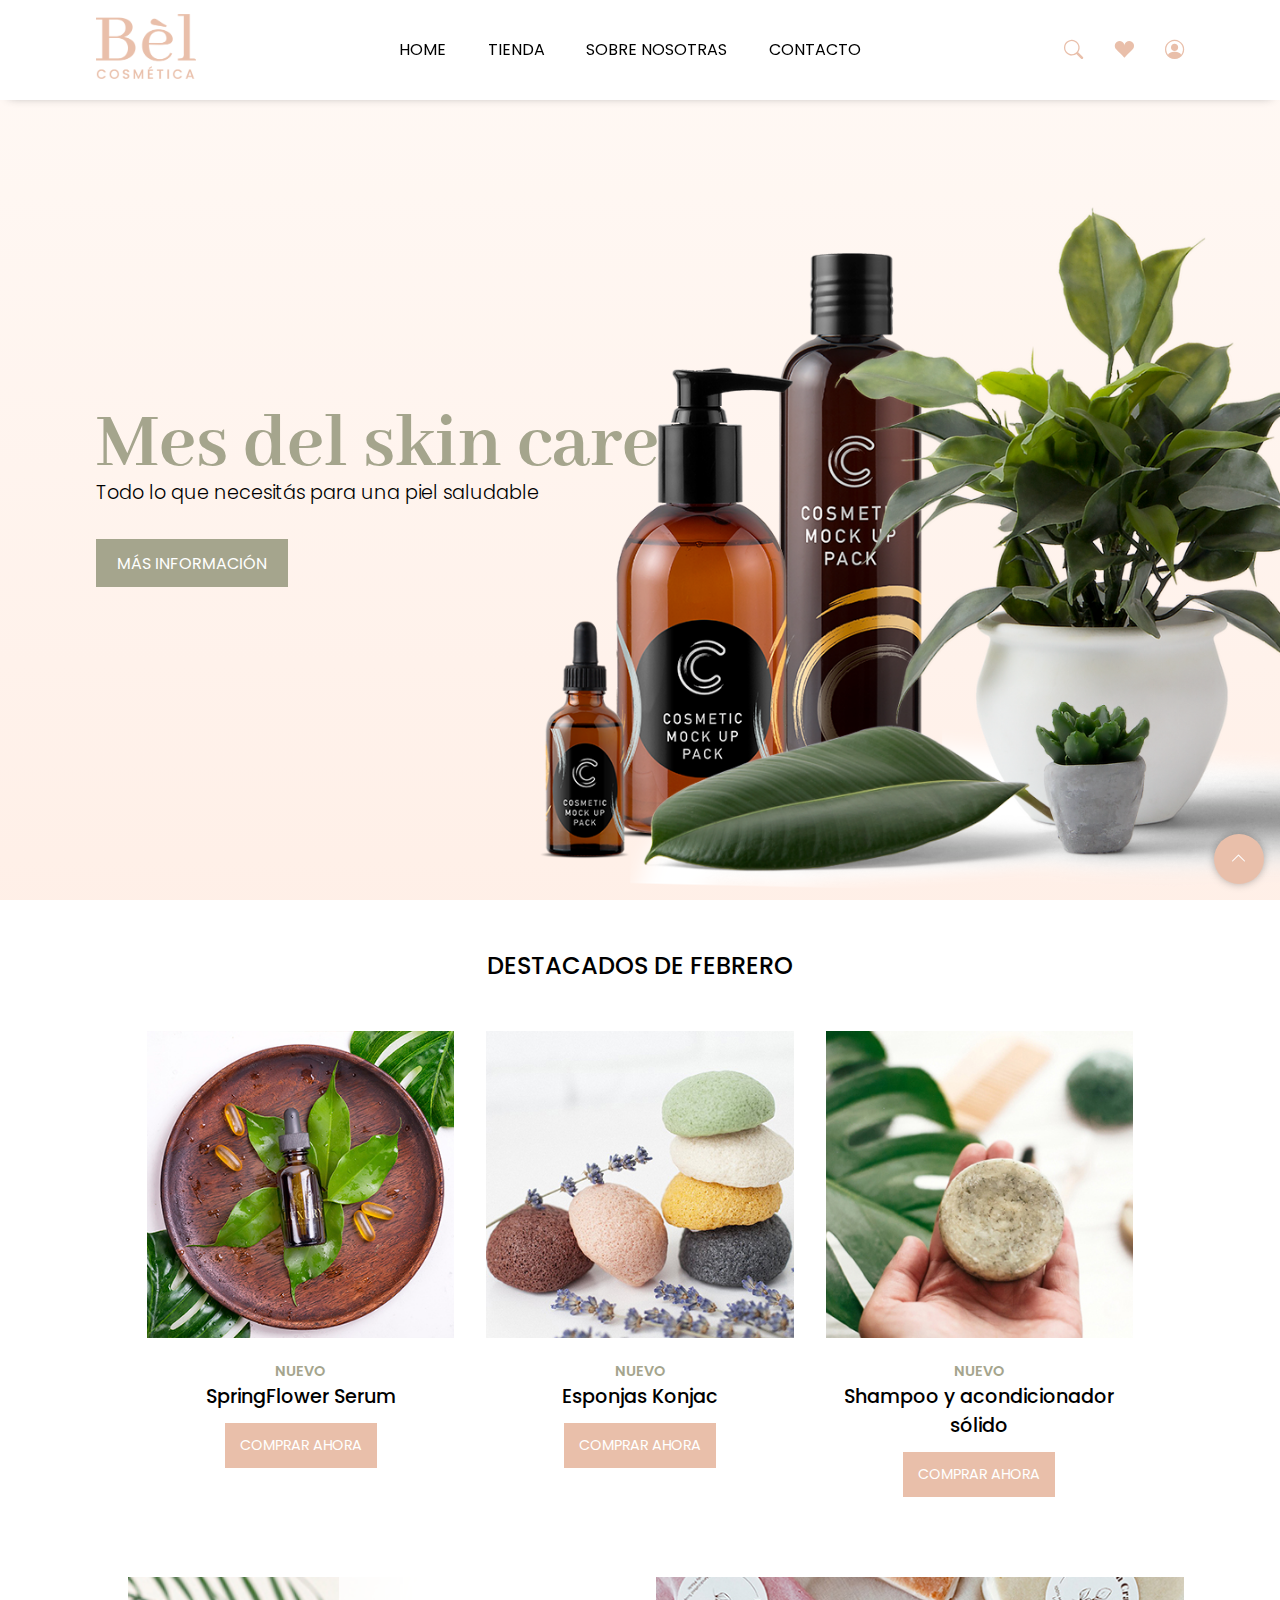
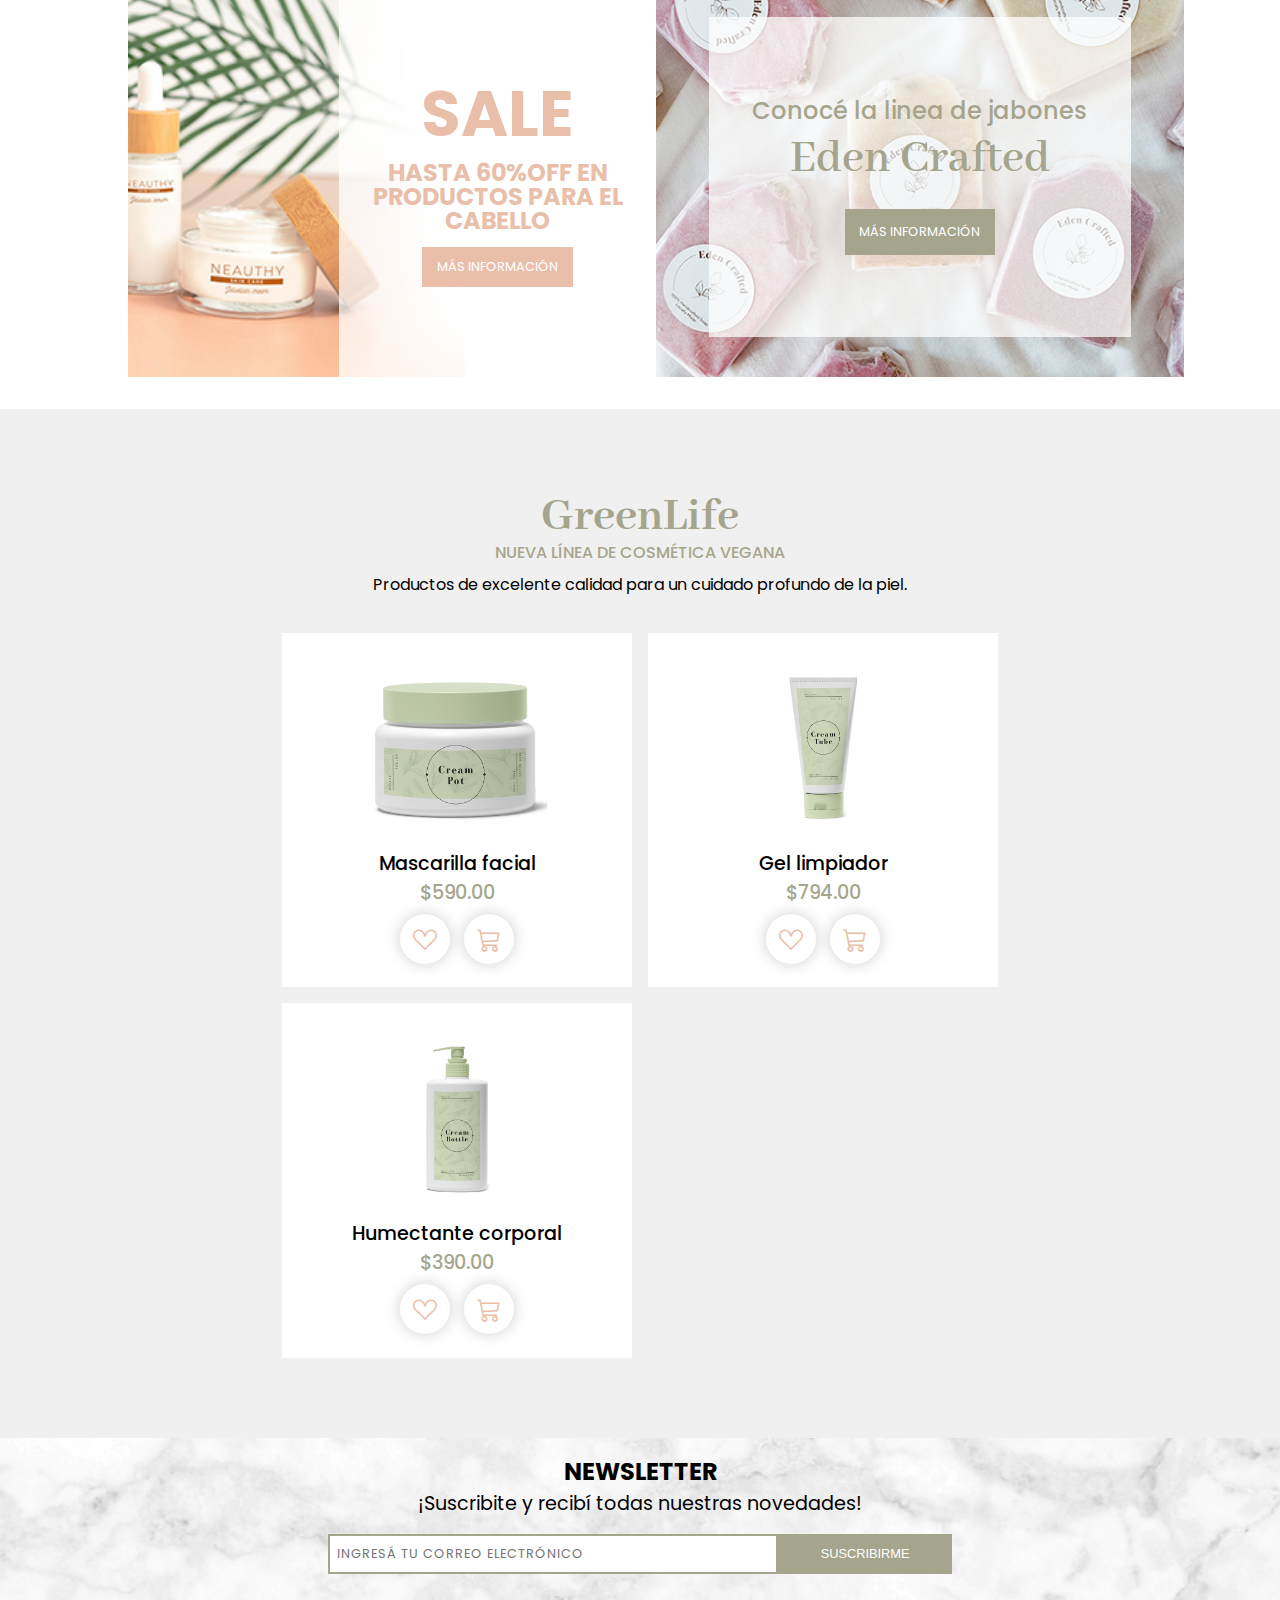
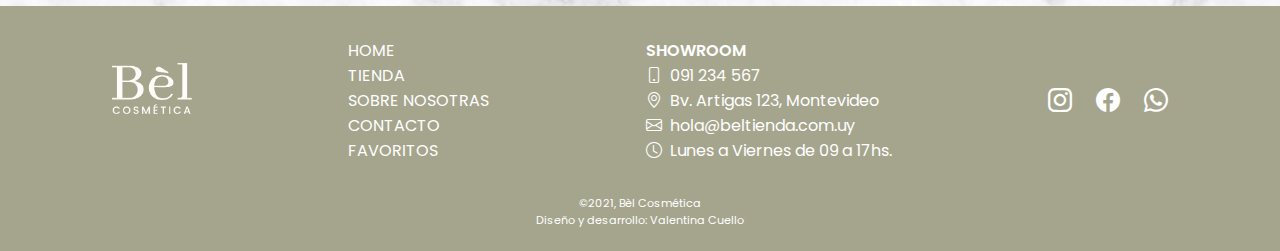
<file: index.html>
<!DOCTYPE html>
<html lang="es">
    <head>
        <meta charset="UTF-8">
        <meta name="viewport" content="width=device-width, initial-scale=1.0">
        <meta name="description" content="Somos una tienda enfocada en crear y vender productos para skin care, cuidado corporal y capilar. Siempre pensando que sean naturales y amigables con el medio ambiente">
        <meta name="keywords" content="skincare, skin care, mascarillas, uñas, piel, pelo, saludable, vegano, cosmética, cosmetica">
        <title>Bèl Cosmética - Home</title>   
        <link rel="icon" type="image/x-icon" href="img/favi.png"/>
        <!--Bootstrap Icon-->
        <link rel="stylesheet" href="https://cdn.jsdelivr.net/npm/bootstrap-icons@1.4.0/font/bootstrap-icons.css">
        <!--Animate animaciones-->
        <link rel="stylesheet" href="https://cdnjs.cloudflare.com/ajax/libs/animate.css/4.1.1/animate.min.css"/>
        <!--Tipografía-->
        <link href="https://fonts.googleapis.com/css2?family=Poppins:ital,wght@0,100;0,200;0,300;0,400;0,500;0,600;0,700;0,800;0,900;1,100;1,200;1,300;1,400;1,500;1,600;1,700;1,800;1,900&display=swap" rel="stylesheet">
        <!--Tipografía secundaria-->
        <link href="https://fonts.googleapis.com/css2?family=Abhaya+Libre:wght@400;500;600;700;800&display=swap" rel="stylesheet">
        <!--Mi css-->
        <link rel="stylesheet" type="text/css" href="css/style.css">             
    </head>
    <body>
        <header>
            <nav class="navbar">
                <div class="navbar__burgernav">
                    <span></span>
                    <span></span>
                    <span></span>
                </div>
                <a href="index.html" class="navbar__logo" ><img src="img/logo-bel.png" alt="logoBelCosmetica"></a>
                <ul class="navbar__menu">
                    <li><a href="index.html">Home</a></li>
                    <li><a href="tienda.html">Tienda</a></li>
                    <li><a href="sobrenosotros.html">Sobre nosotras</a></li>
                    <li><a href="contacto.html">Contacto</a></li>
                </ul>    
                <ul class="navbar__icons">
                    <li><a href="#"><i class="bi bi-search" id="searchIcon"></i></a></li>
                    <li> <a href="favoritos.html"><i class="bi bi-suit-heart-fill"></i></a></li>
                    <li><a href="tienda.html"><i class="bi bi-person-circle"></i></a></li>    
                </ul>
            </nav>
            <div class="buscador">
                <input type="text" name="" id="" placeholder="Buscar en la tienda" class="buscador__input">
                    <div class="cerrar-btn">
                        <i class="bi bi-x" id="cerrarBtnBuscador"></i>
                    </div>                
            </div>
        </header>
    
        <main>
            <section class="hero" id="grilla">
                <div class="hero__bg-img">
                    <div class="hero__txt">
                        <h1 class="principal animate__animated animate__fadeInDown">Mes del skin care</h1>
                        <p class="texto animate__animated animate__fadeInDown ">Todo lo que necesitás para una piel
                            saludable</p>
                        <a class="cta-btn animate__animated animate__fadeInDown" href="#">Más información</a>
                    </div>
                </div>
            </section>
    
            <section class="destacados">
                <div class="grid-container">
                    <h2>Destacados de febrero</h2>
                    <div class="grid-item">
                        <div class="grid-item__img">
                            <img src="img/destacado-serum.jpg" alt="Serum">
                        </div>
                        <p>
                            <span> Nuevo </span>
                            SpringFlower Serum
                        </p>
                        <a href="#">Comprar Ahora</a>
                    </div>
                    <div class="grid-item">
                        <div class="grid-item__img">
                            <img src="img/destacado-konjac.jpg" alt="Esponjas Konjac">
                        </div>
                        <p>
                            <span> Nuevo </span>
                            Esponjas Konjac
                        </p>
                        <a href="#">Comprar Ahora</a>
                    </div>
                    <div class="grid-item">
                        <div class="grid-item__img">
                            <img src="img/destacado-shampoo.jpg" alt="Shampoo y acondicionador sólido">
                        </div>
                        <p>
                            <span> Nuevo </span>
                            Shampoo y acondicionador sólido
                        </p>
                        <a href="#">Comprar Ahora</a>
                    </div>
                </div>
            </section>

            <section class="ofertas">
                    <div class="oferta-ppal">
                        <h2>Sale<span> Hasta 60%OFF en productos para el cabello</span><a href="#"> Más información</a></h2>    
                        <img src="img/sale-img.jpg" alt="Productos en descuento">
                    </div>    
                    <div class="oferta-sec">
                        <h2>Conocé la linea de jabones<span>Eden Crafted</span> <a href="#"> Más información</a></h2>
                        <img src="img/sale-2.jpg" alt="Jabones Eden Crafted">
                    </div>
            </section>
            
            <section class="nuevalinea">
                <div class="nuevalinea__grid-container">
                    <h2> 
                        GreenLife<span>Nueva línea de cosmética vegana</span>
                    </h2>                
                    <p> Productos de excelente calidad para un cuidado profundo de la piel.</p>
        
                    <div>
                        <a href="#"><img src="img/green-life (1).png" alt="Mascarilla facial"></a>
                        <h6>Mascarilla facial
                            <span>$590.00</span>
                        </h6>  
                        <div class="icon-action">
                            <a href="#" class="fav">
                                <i class="bi bi-suit-heart"></i>
                            </a>
                            <a href="#" class="cart">
                                <i class="bi bi-cart3"></i>
                            </a>
                        </div>                  
                    </div>
        
                    <div>
                        <a href="#"><img src="img/green-life (2).png" alt="Gel limpiador"></a>
                        <h6>Gel limpiador
                            <span>$794.00</span>
                        </h6>
                        <div class="icon-action">
                            <a href="#" class="fav">
                                <i class="bi bi-suit-heart"></i>
                            </a>
                            <a href="#" class="cart">
                                <i class="bi bi-cart3"></i>
                            </a>
                        </div>
                    </div>
        
                    <div>
                        <a href="#"><img src="img/green-life (3).png" alt="Humectante corporal"></a>
                        <h6>Humectante corporal
                            <span>$390.00</span>
                        </h6>
                        <div class="icon-action">
                            <a href="#" class="fav">
                                <i class="bi bi-suit-heart"></i>
                            </a>
                            <a href="#" class="cart">
                                <i class="bi bi-cart3"></i>
                            </a>
                        </div>
                    </div>
                </div>
            </section>    
        </main>    

    
        <footer>                
            <section class="newsletter">
                    <h4>Newsletter <span>¡Suscribite y recibí todas nuestras novedades!</span></h4>
                    <form class="newsletter__form">
                        <input type="email" placeholder="Ingresá tu correo electrónico">
                        <button type="button">Suscribirme</button>
                    </form>
            </section>

            <div class="info">
                <a href="index.html"><img src="img/logo-bel_negativo.png" alt="Logo de Bel Cosmética"></a>
                <ul class="footer__nav-links">
                    <li><a href="index.html">Home</a></li>
                    <li><a href="tienda.html">Tienda</a></li>
                    <li><a href="sobrenosotros.html">Sobre Nosotras</a></li>
                    <li><a href="contacto.html">Contacto</a></li>
                    <li><a href="favoritos.html">Favoritos</a></li>
                </ul>

                <ul class="info__links">
                    <li>Showroom</li>
                    <li>
                        <a href="#">
                            <i class="bi bi-phone"></i>
                            091 234 567
                        </a>
                    </li>
                    <li>
                        <a href="#">
                            <i class="bi bi-geo-alt"></i>
                            Bv. Artigas 123, Montevideo
                        </a>
                    </li>
                    <li>
                        <a href="#">
                            <i class="bi bi-envelope"></i>
                            hola@beltienda.com.uy
                        </a>
                    </li>
                    <li>
                        <a href="#">
                            <i class="bi bi-clock"></i>
                            Lunes a Viernes de 09 a 17hs.
                        </a>
                    </li>
                </ul>

                <div class="rrss-icon">
                    <a href="www.instagram.com" target="_blank"><i class="bi bi-instagram"></i></a>
                    <a href="www.facebook.com" target="_blank"><i class="bi bi-facebook"></i></a>
                    <a href="https://api.whatsapp.com/send?phone=" target="_blank"><i class="bi bi-whatsapp"></i></a>
                </div>
            </div>
            <div class="copyright">
                <p>©2021, Bèl Cosmética <span>Diseño y desarrollo: Valentina Cuello</span></p>
            </div>
        </footer>
        <div id="topBtn">
            <i class="bi bi-chevron-up"></i>
        </div>
        <!--Mi JS-->
        <script src="js/js.js"></script>   
    </body>
</html>
</file>
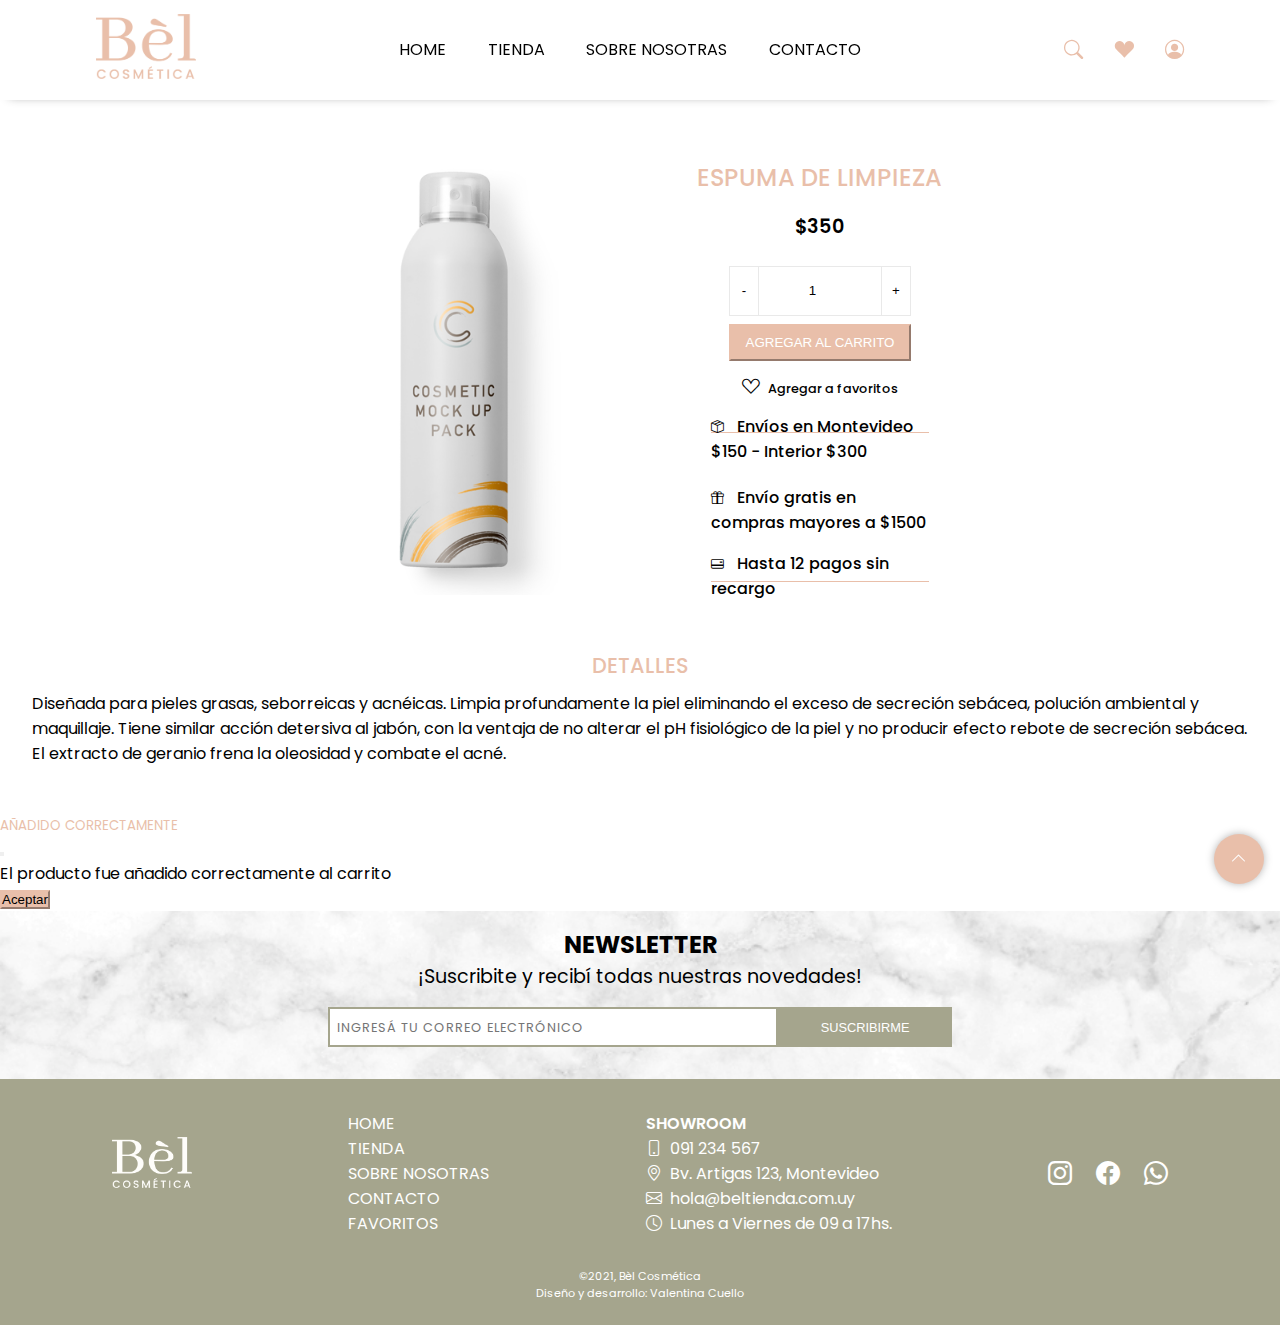
<file: producto.html>
<!DOCTYPE html>
<html lang="en">
  <head>
        <meta charset="UTF-8">
        <meta name="viewport" content="width=device-width, initial-scale=1.0">
        <meta name="description" content="Somos una tienda enfocada en crear y vender productos para skin care, cuidado corporal y capilar. Siempre pensando que sean naturales y amigables con el medio ambiente">
        <meta name="keywords" content="skincare, skin care, mascarillas, uñas, piel, pelo, saludable, vegano, cosmética, cosmetica">
        <title>Bèl Cosmética - Detalle producto</title>    
        <link rel="icon" type="image/x-icon" href="img/favi.png"/>    
        <!--Animate animaciones-->
        <link rel="stylesheet" href="https://cdnjs.cloudflare.com/ajax/libs/animate.css/4.1.1/animate.min.css"/>
        <!--Bootstrap-->
        <link href="https://cdn.jsdelivr.net/npm/bootstrap@5.0.0-beta2/dist/css/bootstrap.min.css" rel="stylesheet" integrity="sha384-BmbxuPwQa2lc/FVzBcNJ7UAyJxM6wuqIj61tLrc4wSX0szH/Ev+nYRRuWlolflfl" crossorigin="anonymous">
        <!--Bootstrap Icon-->
        <link rel="stylesheet" href="https://cdn.jsdelivr.net/npm/bootstrap-icons@1.4.0/font/bootstrap-icons.css">
        <!--Tipografía-->
        <link href="https://fonts.googleapis.com/css2?family=Poppins:ital,wght@0,100;0,200;0,300;0,400;0,500;0,600;0,700;0,800;0,900;1,100;1,200;1,300;1,400;1,500;1,600;1,700;1,800;1,900&display=swap" rel="stylesheet">
        <!--Tipografía secundaria-->
        <link href="https://fonts.googleapis.com/css2?family=Abhaya+Libre:wght@400;500;600;700;800&display=swap" rel="stylesheet">
        <!--Mi css-->
        <link rel="stylesheet" type="text/css" href="css/style.css" rel="stylesheet">        
    </head>
    <body>
            <header>
            <nav class="navbar">
                <div class="navbar__burgernav">
                    <span></span>
                    <span></span>
                    <span></span>
                </div>
                <a href="index.html" class="navbar__logo" ><img src="img/logo-bel.png" alt="logoBelCosmetica"></a>
                <ul class="navbar__menu">
                    <li><a href="index.html">Home</a></li>
                    <li><a href="tienda.html">Tienda</a></li>
                    <li><a href="sobrenosotros.html">Sobre nosotras</a></li>
                    <li><a href="contacto.html">Contacto</a></li>
                </ul>    
                <ul class="navbar__icons">
                    <li><a href="#"><i class="bi bi-search" id="searchIcon"></i></a></li>
                    <li> <a href="favoritos.html"><i class="bi bi-suit-heart-fill"></i></a></li>
                    <li><a href="tienda.html"><i class="bi bi-person-circle"></i></a></li>    
                </ul>
            </nav>
            <div class="buscador">
                <input type="text" name="" id="" placeholder="Buscar en la tienda" class="buscador__input">
                    <div class="cerrar-btn">
                        <i class="bi bi-x" id="cerrarBtnBuscador"></i>
                    </div>                
            </div>
            </header>

            <main>
                <section class="producto__wrapper">
                    <div class="container">
                        <div class="row">
                            <div class="col-sm img-producto">
                                <img src="img/item-1.png" alt="">
                            </div>
                            <div class="col-sm header-producto">
                                <h1>Espuma de limpieza</h1>
                                <p>$350</p>
                                <form action="">
                                    <div class="input-cantidad">
                                        <input type="button" value="-">
                                        <input type="number" value="1">
                                        <input type="button" value="+">
                                    </div>
                                    <button type="button" class="btn" data-bs-toggle="modal" data-bs-target="#staticBackdrop">Agregar al carrito</button>
                                </form>
                                <p><i class="bi bi-suit-heart"></i>Agregar a favoritos</p>
                                <div class="shipping">
                                    <p><i class="bi bi-box-seam"></i>Envíos en Montevideo $150 - Interior $300</p>
                                    <p><i class="bi bi-gift"></i>Envío gratis en compras mayores a $1500</p>
                                    <p><i class="bi bi-credit-card-2-back"></i>Hasta 12 pagos sin recargo</p>
                                </div>                                       
                            </div>
                        </div>
                        <div class="row">
                            <div class="col-sm detalles-producto">
                                <p>Detalles</p>
                                <p>Diseñada para pieles grasas, seborreicas y acnéicas.
                                Limpia profundamente la piel eliminando el exceso de secreción sebácea, polución ambiental y maquillaje.                        
                                Tiene similar acción detersiva al jabón, con la ventaja de no alterar el pH fisiológico de la piel y no producir efecto rebote de secreción sebácea. El extracto de geranio frena la oleosidad y combate el acné.</p>
                            </div>
                        </div>
                    </div>
                </section>
            </main>
            <!-- Modal -->
            <div class="modal fade" id="staticBackdrop" data-bs-backdrop="static" data-bs-keyboard="false" tabindex="-1" aria-labelledby="staticBackdropLabel" aria-hidden="true">
                <div class="modal-dialog">
                    <div class="modal-content">
                        <div class="modal-header">
                            <h5 class="modal-title" id="staticBackdropLabel">Añadido correctamente</h5>
                            <button type="button" class="btn-close" data-bs-dismiss="modal" aria-label="Close" id="btnCloseModal"></button>
                        </div>
                        <div class="modal-body">
                            <p>El producto fue añadido correctamente al carrito</p>
                        </div>
                        <div class="modal-footer">
                            <button type="button" class="btn btn-primary" data-bs-dismiss="modal">Aceptar</button>
                        </div>
                    </div>
                </div>
            </div> 
            
            <footer>                
            <section class="newsletter">
                    <h4>Newsletter <span>¡Suscribite y recibí todas nuestras novedades!</span></h4>
                    <form class="newsletter__form">
                        <input type="email" placeholder="Ingresá tu correo electrónico">
                        <button type="button">Suscribirme</button>
                    </form>
            </section>

            <div class="info">
                <a href="index.html"><img src="img/logo-bel_negativo.png" alt="Logo de Bel Cosmética"></a>
                <ul class="footer__nav-links">
                    <li><a href="index.html">Home</a></li>
                    <li><a href="tienda.html">Tienda</a></li>
                    <li><a href="sobrenosotros.html">Sobre Nosotras</a></li>
                    <li><a href="contacto.html">Contacto</a></li>
                    <li><a href="favoritos.html">Favoritos</a></li>
                </ul>

                <ul class="info__links">
                    <li>Showroom</li>
                    <li>
                        <a href="#">
                            <i class="bi bi-phone"></i>
                            091 234 567
                        </a>
                    </li>
                    <li>
                        <a href="#">
                            <i class="bi bi-geo-alt"></i>
                            Bv. Artigas 123, Montevideo
                        </a>
                    </li>
                    <li>
                        <a href="#">
                            <i class="bi bi-envelope"></i>
                            hola@beltienda.com.uy
                        </a>
                    </li>
                    <li>
                        <a href="#">
                            <i class="bi bi-clock"></i>
                            Lunes a Viernes de 09 a 17hs.
                        </a>
                    </li>
                </ul>

                <div class="rrss-icon">
                    <a href="www.instagram.com" target="_blank"><i class="bi bi-instagram"></i></a>
                    <a href="www.facebook.com" target="_blank"><i class="bi bi-facebook"></i></a>
                    <a href="https://api.whatsapp.com/send?phone=" target="_blank"><i class="bi bi-whatsapp"></i></a>
                </div>
            </div>
            <div class="copyright">
                <p>©2021, Bèl Cosmética <span>Diseño y desarrollo: Valentina Cuello</span></p>
            </div>
            </footer>
            <div id="topBtn">
                <i class="bi bi-chevron-up"></i>
            </div>
        <!--Js Bootstrap-->
        <script src="https://cdn.jsdelivr.net/npm/bootstrap@5.0.0-beta2/dist/js/bootstrap.bundle.min.js"
            integrity="sha384-b5kHyXgcpbZJO/tY9Ul7kGkf1S0CWuKcCD38l8YkeH8z8QjE0GmW1gYU5S9FOnJ0"
            crossorigin="anonymous"></script>
        <!--Mi JS-->
        <script src="js/js.js" type="text/javascript"></script>
    </body>
</html>
</file>
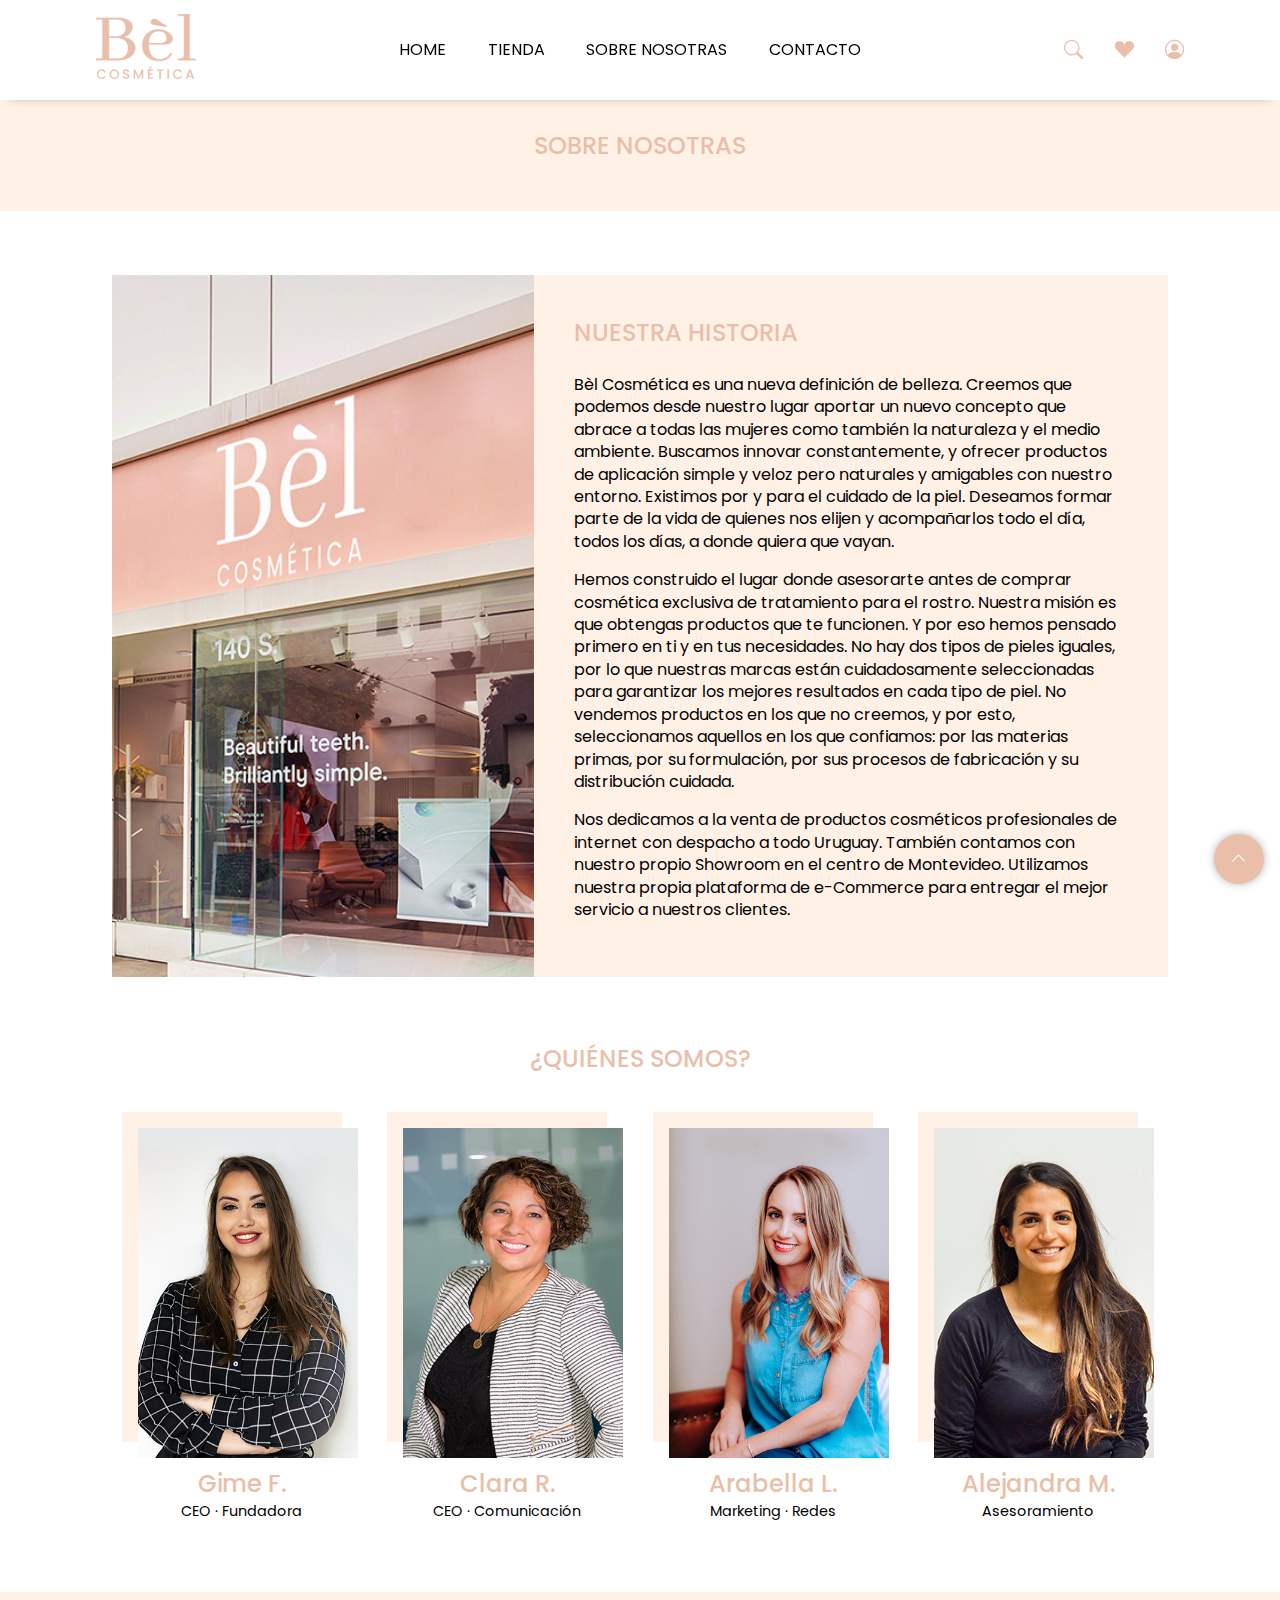
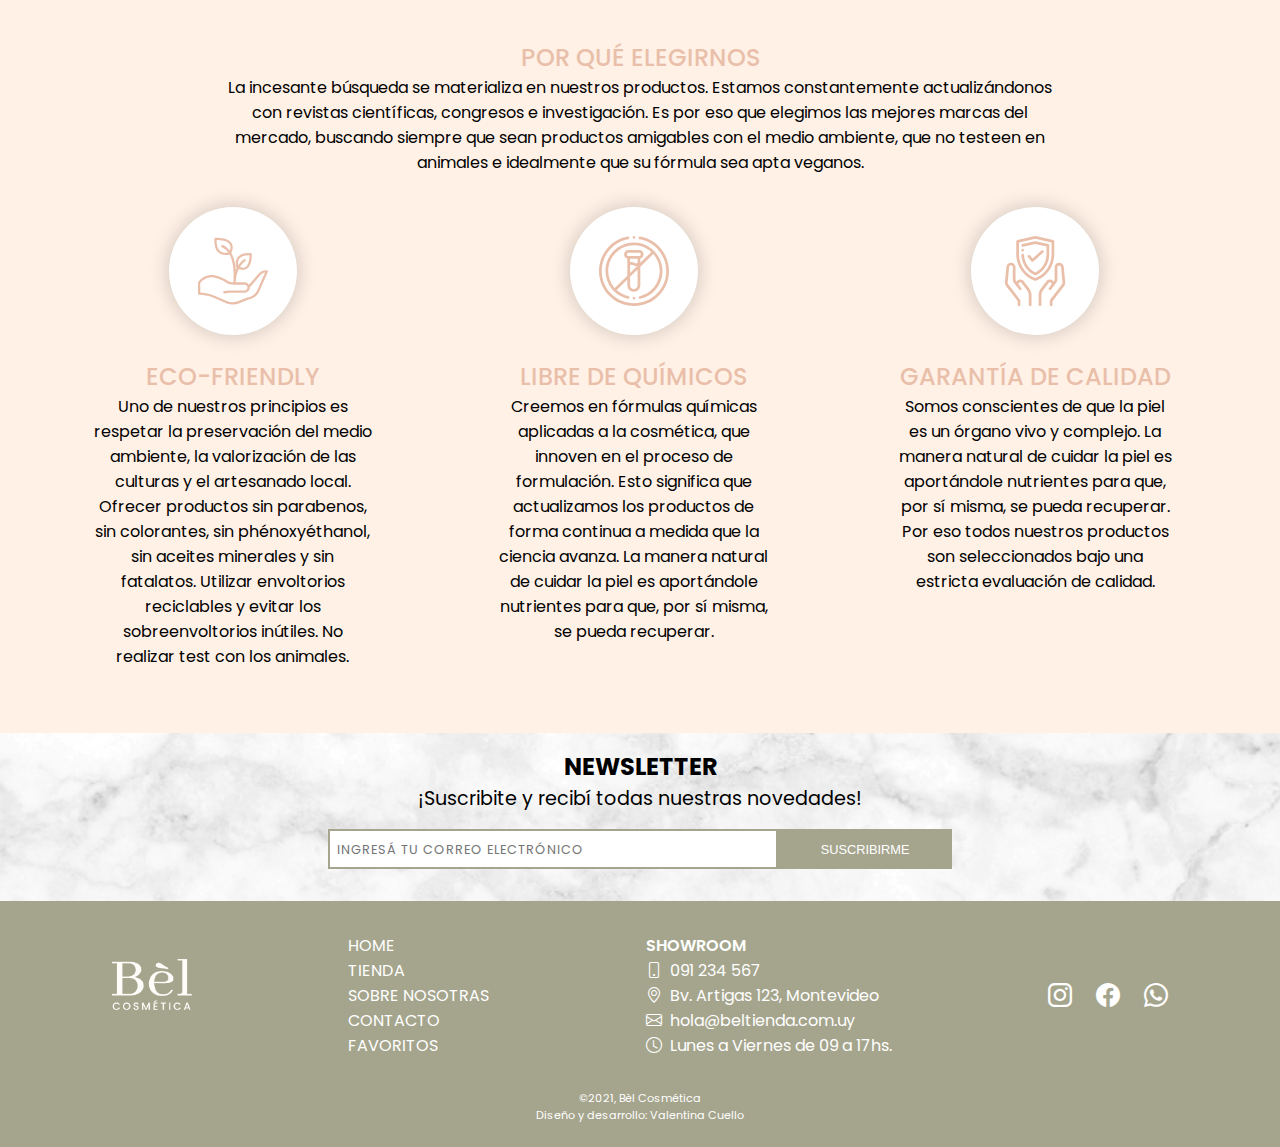
<file: sobrenosotros.html>
<!DOCTYPE html>
<html lang="es">
  <head>
    <meta charset="UTF-8" />
    <meta name="viewport" content="width=device-width, initial-scale=1.0" />
    <meta
      name="description"
      content="Somos una tienda enfocada en crear y vender productos para skin care, cuidado corporal y capilar. Siempre pensando que sean naturales y amigables con el medio ambiente"
    />
    <meta
      name="keywords"
      content="skincare, skin care, mascarillas, uñas, piel, pelo, saludable, vegano, cosmética, cosmetica"
    />
    <title>Bèl Cosmética - Sobre nosotras</title>
    <link rel="icon" type="image/x-icon" href="img/favi.png" />
    <!--Bootstrap Icon-->
    <link
      rel="stylesheet"
      href="https://cdn.jsdelivr.net/npm/bootstrap-icons@1.4.0/font/bootstrap-icons.css"
    />
    <!--Animate animaciones-->
    <link
      rel="stylesheet"
      href="https://cdnjs.cloudflare.com/ajax/libs/animate.css/4.1.1/animate.min.css"
    />
    <!--Tipografía-->
    <link
      href="https://fonts.googleapis.com/css2?family=Poppins:ital,wght@0,100;0,200;0,300;0,400;0,500;0,600;0,700;0,800;0,900;1,100;1,200;1,300;1,400;1,500;1,600;1,700;1,800;1,900&display=swap"
      rel="stylesheet"
    />
    <!--Animaciones CSS-->
    <!--Tipografía secundaria-->
    <link
      href="https://fonts.googleapis.com/css2?family=Abhaya+Libre:wght@400;500;600;700;800&display=swap"
      rel="stylesheet"
    />
    <!--Mi css-->
    <link rel="stylesheet" type="text/css" href="css/style.css" />
  </head>
  <body>
    <header>
      <nav class="navbar">
        <div class="navbar__burgernav">
          <span></span>
          <span></span>
          <span></span>
        </div>
        <a href="index.html" class="navbar__logo"
          ><img src="img/logo-bel.png" alt="logoBelCosmetica"
        /></a>
        <ul class="navbar__menu">
          <li><a href="index.html">Home</a></li>
          <li><a href="tienda.html">Tienda</a></li>
          <li><a href="sobrenosotros.html">Sobre nosotras</a></li>
          <li><a href="contacto.html">Contacto</a></li>
        </ul>
        <ul class="navbar__icons">
          <li>
            <a href="#"><i class="bi bi-search" id="searchIcon"></i></a>
          </li>
          <li>
            <a href="favoritos.html"><i class="bi bi-suit-heart-fill"></i></a>
          </li>
          <li>
            <a href="tienda.html"><i class="bi bi-person-circle"></i></a>
          </li>
        </ul>
      </nav>
      <div class="buscador">
        <input
          type="text"
          name=""
          id=""
          placeholder="Buscar en la tienda"
          class="buscador__input"
        />
        <div class="cerrar-btn">
          <i class="bi bi-x" id="cerrarBtnBuscador"></i>
        </div>
      </div>
    </header>

    <main>
      <section class="about">
        <div class="header">
          <h1>Sobre nosotras</h1>
        </div>
        <article class="historia">
          <img
            src="img/store_mobile.jpg"
            alt="Fotografía de la fachada del showroom"
          />
          <div class="historia-txt">
            <h3>Nuestra historia</h3>
            <p class="txt-p">
              <span
                >Bèl Cosmética es una nueva definición de belleza. Creemos que
                podemos desde nuestro lugar aportar un nuevo concepto que abrace
                a todas las mujeres como también la naturaleza y el medio
                ambiente. Buscamos innovar constantemente, y ofrecer productos
                de aplicación simple y veloz pero naturales y amigables con
                nuestro entorno. Existimos por y para el cuidado de la piel.
                Deseamos formar parte de la vida de quienes nos elijen y
                acompañarlos todo el día, todos los días, a donde quiera que
                vayan.</span
              >
              <span>
                Hemos construido el lugar donde asesorarte antes de comprar
                cosmética exclusiva de tratamiento para el rostro. Nuestra
                misión es que obtengas productos que te funcionen. Y por eso
                hemos pensado primero en ti y en tus necesidades. No hay dos
                tipos de pieles iguales, por lo que nuestras marcas están
                cuidadosamente seleccionadas para garantizar los mejores
                resultados en cada tipo de piel. No vendemos productos en los
                que no creemos, y por esto, seleccionamos aquellos en los que
                confiamos: por las materias primas, por su formulación, por sus
                procesos de fabricación y su distribución cuidada.
              </span>
              <span>
                Nos dedicamos a la venta de productos cosméticos profesionales
                de internet con despacho a todo Uruguay. También contamos con
                nuestro propio Showroom en el centro de Montevideo. Utilizamos
                nuestra propia plataforma de e-Commerce para entregar el mejor
                servicio a nuestros clientes.</span
              >
            </p>
            <button class="leermas-btn">Leer más...</button>
          </div>
        </article>
        <article class="quienes-somos">
          <h3>¿Quiénes somos?</h3>
          <div class="cards">
            <div class="cards__content">
              <img src="img/gime.jpg" alt="" />
              <div class="cards__content--hover">
                <div class="social-media">
                  <a href="#"><i class="bi bi-instagram"></i></a>
                  <a href="#"><i class="bi bi-linkedin"></i></a>
                  <a href="#"><i class="bi bi-facebook"></i></a>
                </div>
              </div>
              <p>Gime F.<span>CEO · Fundadora</span></p>
            </div>
            <div class="cards__content">
              <img src="img/clara.jpg" alt="" />
              <div class="cards__content--hover">
                <div class="social-media">
                  <a href="#"><i class="bi bi-instagram"></i></a>
                  <a href="#"><i class="bi bi-linkedin"></i></a>
                  <a href="#"><i class="bi bi-facebook"></i></a>
                </div>
              </div>
              <p>Clara R.<span>CEO · Comunicación</span></p>
            </div>
            <div class="cards__content">
              <img src="img/arabella.jpg" alt="" />
              <div class="cards__content--hover">
                <div class="social-media">
                  <a href="#"><i class="bi bi-instagram"></i></a>
                  <a href="#"><i class="bi bi-linkedin"></i></a>
                  <a href="#"><i class="bi bi-facebook"></i></a>
                </div>
              </div>
              <p>Arabella L.<span>Marketing · Redes</span></p>
            </div>
            <div class="cards__content">
              <img src="img/alejandra.jpg" alt="" />
              <div class="cards__content--hover">
                <div class="social-media">
                  <a href="#"><i class="bi bi-instagram"></i></a>
                  <a href="#"><i class="bi bi-linkedin"></i></a>
                  <a href="#"><i class="bi bi-facebook"></i></a>
                </div>
              </div>
              <p>Alejandra M.<span>Asesoramiento</span></p>
            </div>
          </div>
        </article>
        <article class="valor">
          <div class="valor__container">
            <h3>Por qué elegirnos</h3>
            <p>
              La incesante búsqueda se materializa en nuestros productos.
              Estamos constantemente actualizándonos con revistas científicas,
              congresos e investigación. Es por eso que elegimos las mejores
              marcas del mercado, buscando siempre que sean productos amigables
              con el medio ambiente, que no testeen en animales e idealmente que
              su fórmula sea apta veganos.
            </p>
            <div class="valor__cards">
              <div class="cards">
                <div class="icono">
                  <img src="img/eco-friendly.svg" alt="" />
                </div>
                <h3>Eco-Friendly</h3>
                <p>
                  Uno de nuestros principios es respetar la preservación del
                  medio ambiente, la valorización de las culturas y el
                  artesanado local. Ofrecer productos sin parabenos, sin
                  colorantes, sin phénoxyéthanol, sin aceites minerales y sin
                  fatalatos. Utilizar envoltorios reciclables y evitar los
                  sobreenvoltorios inútiles. No realizar test con los animales.
                </p>
              </div>
              <div class="cards">
                <div class="icono">
                  <img src="img/chemical-free.svg" alt="" />
                </div>
                <h3>Libre de químicos</h3>
                <p>
                  Creemos en fórmulas químicas aplicadas a la cosmética, que
                  innoven en el proceso de formulación. Esto significa que
                  actualizamos los productos de forma continua a medida que la
                  ciencia avanza. La manera natural de cuidar la piel es
                  aportándole nutrientes para que, por sí misma, se pueda
                  recuperar.
                </p>
              </div>
              <div class="cards">
                <div class="icono">
                  <img src="img/quality.svg" alt="" />
                </div>
                <h3>Garantía de calidad</h3>
                <p>
                  Somos conscientes de que la piel es un órgano vivo y complejo.
                  La manera natural de cuidar la piel es aportándole nutrientes
                  para que, por sí misma, se pueda recuperar. Por eso todos
                  nuestros productos son seleccionados bajo una estricta
                  evaluación de calidad.
                </p>
              </div>
            </div>
          </div>
        </article>
      </section>
    </main>

    <footer>
      <section class="newsletter">
        <h4>
          Newsletter <span>¡Suscribite y recibí todas nuestras novedades!</span>
        </h4>
        <form class="newsletter__form">
          <input type="email" placeholder="Ingresá tu correo electrónico" />
          <button type="button">Suscribirme</button>
        </form>
      </section>

      <div class="info">
        <a href="index.html"
          ><img src="img/logo-bel_negativo.png" alt="Logo de Bel Cosmética"
        /></a>
        <ul class="footer__nav-links">
          <li><a href="index.html">Home</a></li>
          <li><a href="tienda.html">Tienda</a></li>
          <li><a href="sobrenosotros.html">Sobre Nosotras</a></li>
          <li><a href="contacto.html">Contacto</a></li>
          <li><a href="favoritos.html">Favoritos</a></li>
        </ul>

        <ul class="info__links">
          <li>Showroom</li>
          <li>
            <a href="#">
              <i class="bi bi-phone"></i>
              091 234 567
            </a>
          </li>
          <li>
            <a href="#">
              <i class="bi bi-geo-alt"></i>
              Bv. Artigas 123, Montevideo
            </a>
          </li>
          <li>
            <a href="#">
              <i class="bi bi-envelope"></i>
              hola@beltienda.com.uy
            </a>
          </li>
          <li>
            <a href="#">
              <i class="bi bi-clock"></i>
              Lunes a Viernes de 09 a 17hs.
            </a>
          </li>
        </ul>

        <div class="rrss-icon">
          <a href="www.instagram.com" target="_blank"
            ><i class="bi bi-instagram"></i
          ></a>
          <a href="www.facebook.com" target="_blank"
            ><i class="bi bi-facebook"></i
          ></a>
          <a href="https://api.whatsapp.com/send?phone=" target="_blank"
            ><i class="bi bi-whatsapp"></i
          ></a>
        </div>
      </div>
      <div class="copyright">
        <p>
          ©2021, Bèl Cosmética
          <span>Diseño y desarrollo: Valentina Cuello</span>
        </p>
      </div>
    </footer>
    <div id="topBtn">
      <i class="bi bi-chevron-up"></i>
    </div>
    <!--Mi JS-->
    <script src="js/js.js" type="text/javascript"></script>
  </body>
</html>
</file>
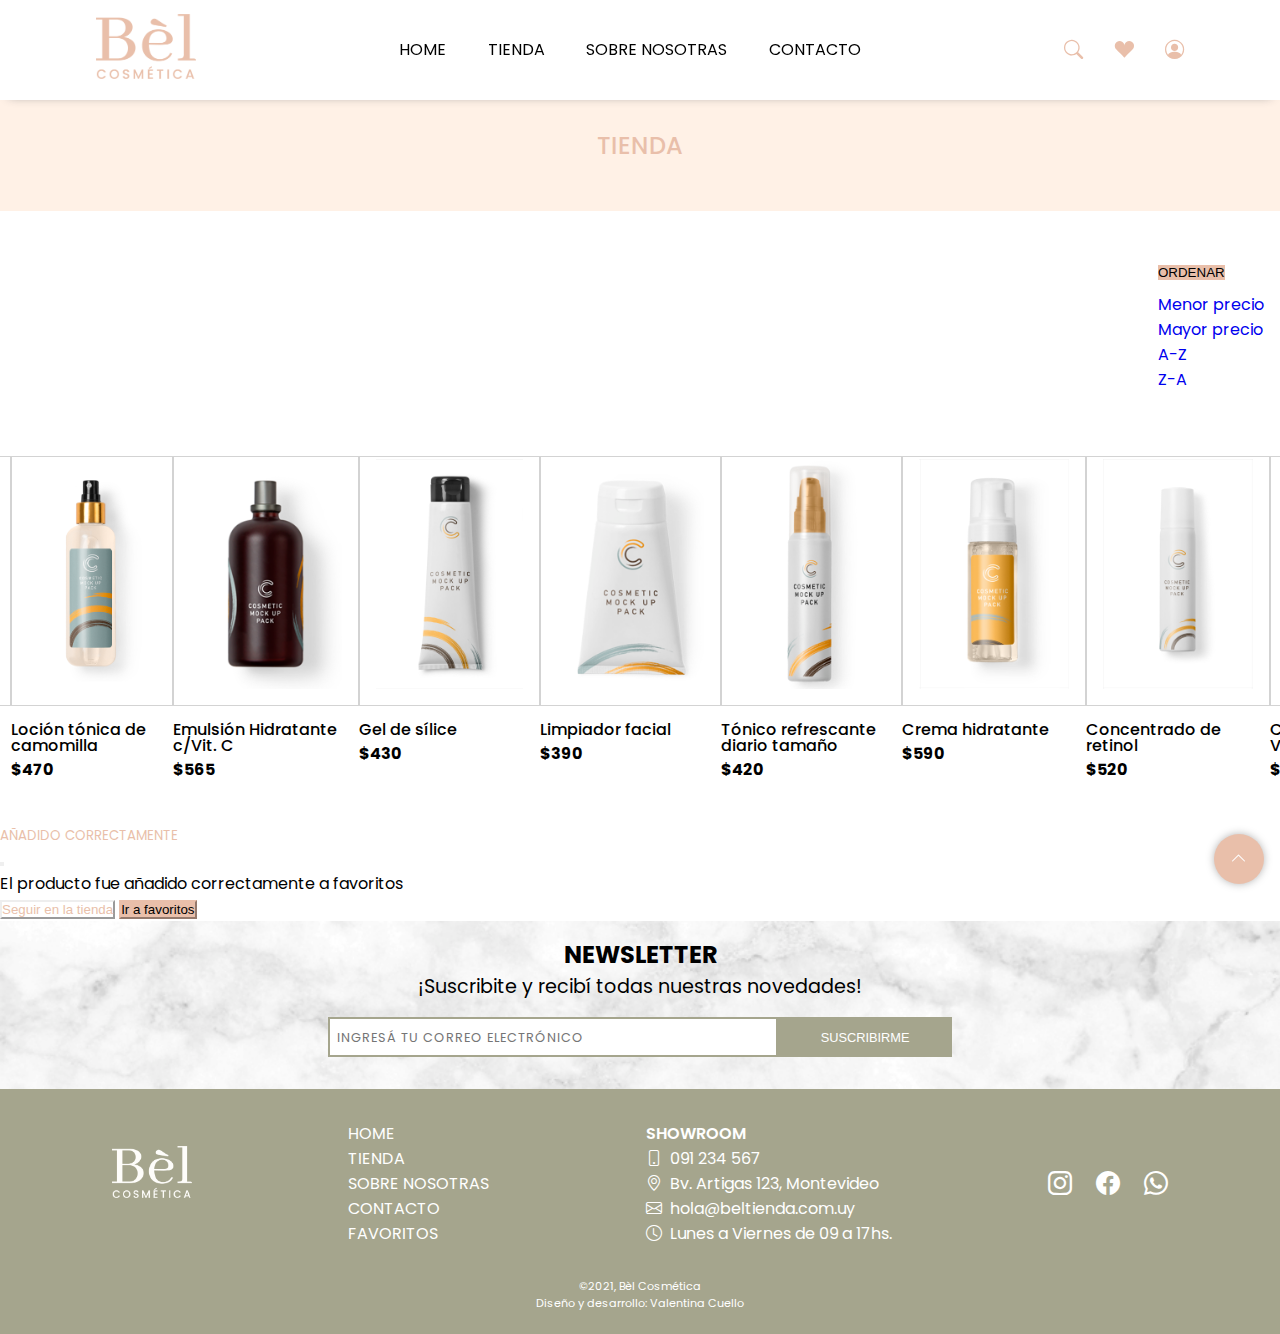
<file: tienda.html>
<!DOCTYPE html>
<html lang="es">
    <head>
        <meta charset="UTF-8">
        <meta name="viewport" content="width=device-width, initial-scale=1.0">
        <meta name="description" content="Somos una tienda enfocada en crear y vender productos para skin care, cuidado corporal y capilar. Siempre pensando que sean naturales y amigables con el medio ambiente">
        <meta name="keywords" content="skincare, skin care, mascarillas, uñas, piel, pelo, saludable, vegano, cosmética, cosmetica">
        <title>Bèl Cosmética - Tienda</title> 
        <link rel="icon" type="image/x-icon" href="img/favi.png"/>     
        <!--Animate animaciones-->
        <link rel="stylesheet" href="https://cdnjs.cloudflare.com/ajax/libs/animate.css/4.1.1/animate.min.css"/>
        <!--Bootstrap-->
        <link href="https://cdn.jsdelivr.net/npm/bootstrap@5.0.0-beta2/dist/css/bootstrap.min.css" rel="stylesheet" integrity="sha384-BmbxuPwQa2lc/FVzBcNJ7UAyJxM6wuqIj61tLrc4wSX0szH/Ev+nYRRuWlolflfl" crossorigin="anonymous">
        <!--Bootstrap Icon-->
        <link rel="stylesheet" href="https://cdn.jsdelivr.net/npm/bootstrap-icons@1.4.0/font/bootstrap-icons.css">
        <!--Tipografía-->
        <link href="https://fonts.googleapis.com/css2?family=Poppins:ital,wght@0,100;0,200;0,300;0,400;0,500;0,600;0,700;0,800;0,900;1,100;1,200;1,300;1,400;1,500;1,600;1,700;1,800;1,900&display=swap" rel="stylesheet">
        <!--Tipografía secundaria-->
        <link href="https://fonts.googleapis.com/css2?family=Abhaya+Libre:wght@400;500;600;700;800&display=swap" rel="stylesheet">
        <!--Mi css-->
        <link rel="stylesheet" type="text/css" href="css/style.css" rel="stylesheet">             
    </head>
    <body>
        <header>
            <nav class="navbar">
                <div class="navbar__burgernav">
                    <span></span>
                    <span></span>
                    <span></span>
                </div>
                <a href="index.html" class="navbar__logo" ><img src="img/logo-bel.png" alt="logoBelCosmetica"></a>
                <ul class="navbar__menu">
                    <li><a href="index.html">Home</a></li>
                    <li><a href="tienda.html">Tienda</a></li>
                    <li><a href="sobrenosotros.html">Sobre nosotras</a></li>
                    <li><a href="contacto.html">Contacto</a></li>
                </ul>    
                <ul class="navbar__icons">
                    <li><a href="#"><i class="bi bi-search" id="searchIcon"></i></a></li>
                    <li> <a href="favoritos.html"><i class="bi bi-suit-heart-fill"></i></a></li>
                    <li><a href="tienda.html"><i class="bi bi-person-circle"></i></a></li>    
                </ul>
            </nav>
            <div class="buscador">
                <input type="text" name="" id="" placeholder="Buscar en la tienda" class="buscador__input">
                    <div class="cerrar-btn">
                        <i class="bi bi-x" id="cerrarBtnBuscador"></i>
                    </div>                
            </div>
        </header> 

        <main>
            <section class="tienda">
                <div class="header">
                    <h1>Tienda</h1>
                </div>
                <div class="container view-mode__container">
                    <div class="view-mode__btn">
                        <span>Ver cómo</span>
                        <button type="button" class="grid-btn"><i class="bi bi-grid"></i></button>
                        <button type="button" class="list-btn"><i class="bi bi-list"></i></button>
                    </div>
                    <div class="dropdown filtro-contenedor">
                        <button class="btn btn-secondary dropdown-toggle" type="button" id="dropdownMenuButton1" data-bs-toggle="dropdown" aria-expanded="false">
                          Ordenar
                        </button>
                        <ul class="dropdown-menu" aria-labelledby="dropdownMenuButton1">
                          <li><a class="dropdown-item" href="#">Menor precio</a></li>
                          <li><a class="dropdown-item" href="#">Mayor precio</a></li>
                          <li><a class="dropdown-item" href="#">A-Z</a></li>
                          <li><a class="dropdown-item" href="#">Z-A</a></li>
                        </ul>
                      </div>
                </div>
                <div class="container container-fluid">
                    <div class="row row-cols-2 justify-content-start"  id="listaTienda">
                        <div class="col-sm-4 item-tienda">
                            <div class="card text-center">
                                <div class="card__img">
                                    <div class="icon-action">
                                        <a href="#" class="fav"  data-bs-toggle="modal" data-bs-target="#staticBackdrop">
                                            <i class="bi bi-suit-heart"></i>
                                        </a>
                                        <a  href="" class="cart">
                                            <i class="bi bi-cart3"></i>
                                        </a>
                                    </div>
                                    <a href="producto.html">
                                        <img src="img/item-1.png" alt="Espuma de limpieza" class="card-img-top">
                                    </a>
                                </div>
                                <div class="card-body">
                                    <p class="card-text">Espuma de limpieza<span>$350</span></p>
                                </div>                               
                            </div>
                        </div>
                        <div class="col-sm-4 item-tienda">
                            <div class="card text-center">
                                <div class="card__img">
                                    <div class="icon-action">
                                        <a href="#" class="fav"  data-bs-toggle="modal" data-bs-target="#staticBackdrop">
                                            <i class="bi bi-suit-heart"></i>
                                        </a>
                                        <a  href="" class="cart">
                                            <i class="bi bi-cart3"></i>
                                        </a>
                                    </div>
                                    <img src="img/item-2.png" alt="Loción tónica de camomilla" class="card-img-top">
                                </div>    
                                <div class="card-body">
                                    <p class="card-text">Loción tónica de camomilla<span>$470</span></p>
                                </div>
                            </div>
                        </div>
                        <div class="col-sm-4 item-tienda">
                            <div class="card text-center">
                                <div class="card__img">
                                    <div class="icon-action">
                                        <a href="#" class="fav"  data-bs-toggle="modal" data-bs-target="#staticBackdrop">
                                            <i class="bi bi-suit-heart"></i>
                                        </a>
                                        <a  href="" class="cart">
                                            <i class="bi bi-cart3"></i>
                                        </a>
                                    </div>
                                    <img src="img/item-3.png" alt="" class="card-img-top">
                                </div>
                                <div class="card-body">
                                    <p class="card-text">Emulsión Hidratante c/Vit. C<span>$565</span></p>
                                </div>
                            </div>
                        </div>
                        <div class="col-sm-4 item-tienda">
                            <div class="card text-center">
                                <div class="card__img">
                                    <div class="icon-action">
                                        <a href="#" class="fav"  data-bs-toggle="modal" data-bs-target="#staticBackdrop">
                                            <i class="bi bi-suit-heart"></i>
                                        </a>
                                        <a  href="" class="cart">
                                            <i class="bi bi-cart3"></i>
                                        </a>
                                    </div>
                                    <img src="img/item-4.png" alt="Gel de sílice" class="card-img-top">
                                </div>
                                <div class="card-body">
                                    <p class="card-text">Gel de sílice<span>$430</span></p>
                                </div>
                            </div>
                        </div>
                        <div class="col-sm-4 item-tienda">
                            <div class="card text-center">
                                <div class="card__img">
                                    <div class="icon-action">
                                        <a href="#" class="fav"  data-bs-toggle="modal" data-bs-target="#staticBackdrop">
                                            <i class="bi bi-suit-heart"></i>
                                        </a>
                                        <a  href="" class="cart">
                                            <i class="bi bi-cart3"></i>
                                        </a>
                                    </div>
                                    <img src="img/item-5.png" alt="Limpiador facial" class="card-img-top">
                                </div>
                                <div class="card-body">
                                    <p class="card-text">Limpiador facial<span>$390</span></p>
                                </div>
                            </div>
                        </div>
                        <div class="col-sm-4 item-tienda">
                            <div class="card text-center">
                                <div class="card__img">
                                    <div class="icon-action">
                                        <a href="#" class="fav"  data-bs-toggle="modal" data-bs-target="#staticBackdrop">
                                            <i class="bi bi-suit-heart"></i>
                                        </a>
                                        <a  href="" class="cart">
                                            <i class="bi bi-cart3"></i>
                                        </a>
                                    </div>
                                    <img src="img/item-6.png" alt="Tónico refrescante diario tamaño" class="card-img-top">
                                </div>
                                <div class="card-body">
                                    <p class="card-text">Tónico refrescante diario tamaño<span>$420</span></p>
                                </div>
                            </div>
                        </div>
                        <div class="col-sm-4 item-tienda">
                            <div class="card text-center">
                                <div class="card__img">
                                    <div class="icon-action">
                                        <a href="#" class="fav"  data-bs-toggle="modal" data-bs-target="#staticBackdrop">
                                            <i class="bi bi-suit-heart"></i>
                                        </a>
                                        <a  href="" class="cart">
                                            <i class="bi bi-cart3"></i>
                                        </a>
                                    </div>
                                    <img src="img/item-7.png" alt="" class="card-img-top">
                                </div>
                                <div class="card-body">
                                    <p class="card-text">Crema hidratante <span>$590</span></p>
                                </div>
                            </div>
                        </div>
                        <div class="col-sm-4 item-tienda">
                            <div class="card text-center">
                                <div class="card__img">
                                    <div class="icon-action">
                                        <a href="#" class="fav"  data-bs-toggle="modal" data-bs-target="#staticBackdrop">
                                            <i class="bi bi-suit-heart"></i>
                                        </a>
                                        <a  href="" class="cart">
                                            <i class="bi bi-cart3"></i>
                                        </a>
                                    </div>
                                    <img src="img/item-8.png" alt="Concentrado de retinol" class="card-img-top">
                                </div>
                                <div class="card-body">
                                    <p class="card-text">Concentrado de retinol<span>$520</span></p>
                                </div>
                            </div>
                        </div>
                        <div class="col-sm-4 item-tienda">
                            <div class="card text-center">
                                <div class="card__img">
                                    <div class="icon-action">
                                        <a href="#" class="fav"  data-bs-toggle="modal" data-bs-target="#staticBackdrop">
                                            <i class="bi bi-suit-heart"></i>
                                        </a>
                                        <a  href="" class="cart">
                                            <i class="bi bi-cart3"></i>
                                        </a>
                                    </div>
                                    <img src="img/item-9.png" alt="Concentrado de Vitamina C" class="card-img-top">
                                </div>
                                <div class="card-body">
                                    <p class="card-text">Concentrado de Vitamina C<span>$230</span></p>
                                </div>
                            </div>
                        </div>
                    </div>
            </section>
        </main>
        <!-- Modal -->
        <div class="modal fade" id="staticBackdrop" data-bs-backdrop="static" data-bs-keyboard="false" tabindex="-1" aria-labelledby="staticBackdropLabel" aria-hidden="true">
            <div class="modal-dialog">
                <div class="modal-content">
                    <div class="modal-header">
                        <h5 class="modal-title" id="staticBackdropLabel">Añadido correctamente</h5>
                        <button type="button" class="btn-close" data-bs-dismiss="modal" aria-label="Close" id="btnCloseModal"></button>
                    </div>
                    <div class="modal-body">
                        <p>El producto fue añadido correctamente a favoritos</p>
                    </div>
                    <div class="modal-footer">
                        <button type="button" class="btn btn-secondary" data-bs-dismiss="modal">Seguir en la tienda</button>
                        <button type="button" class="btn btn-primary">Ir a favoritos</button>
                    </div>
                </div>
            </div>
        </div>               
        <footer>                
            <section class="newsletter">
                    <h4>Newsletter <span>¡Suscribite y recibí todas nuestras novedades!</span></h4>
                    <form class="newsletter__form">
                        <input type="email" placeholder="Ingresá tu correo electrónico">
                        <button type="button">Suscribirme</button>
                    </form>
            </section>

            <div class="info">
                <a href="index.html"><img src="img/logo-bel_negativo.png" alt="Logo de Bel Cosmética"></a>
                <ul class="footer__nav-links">
                    <li><a href="index.html">Home</a></li>
                    <li><a href="tienda.html">Tienda</a></li>
                    <li><a href="sobrenosotros.html">Sobre Nosotras</a></li>
                    <li><a href="contacto.html">Contacto</a></li>
                    <li><a href="favoritos.html">Favoritos</a></li>
                </ul>

                <ul class="info__links">
                    <li>Showroom</li>
                    <li>
                        <a href="#">
                            <i class="bi bi-phone"></i>
                            091 234 567
                        </a>
                    </li>
                    <li>
                        <a href="#">
                            <i class="bi bi-geo-alt"></i>
                            Bv. Artigas 123, Montevideo
                        </a>
                    </li>
                    <li>
                        <a href="#">
                            <i class="bi bi-envelope"></i>
                            hola@beltienda.com.uy
                        </a>
                    </li>
                    <li>
                        <a href="#">
                            <i class="bi bi-clock"></i>
                            Lunes a Viernes de 09 a 17hs.
                        </a>
                    </li>
                </ul>

                <div class="rrss-icon">
                    <a href="www.instagram.com" target="_blank"><i class="bi bi-instagram"></i></a>
                    <a href="www.facebook.com" target="_blank"><i class="bi bi-facebook"></i></a>
                    <a href="https://api.whatsapp.com/send?phone=" target="_blank"><i class="bi bi-whatsapp"></i></a>
                </div>
            </div>
            <div class="copyright">
                <p>©2021, Bèl Cosmética <span>Diseño y desarrollo: Valentina Cuello</span></p>
            </div>
        </footer>
        <div id="topBtn">
            <i class="bi bi-chevron-up"></i>
        </div>
        <!--Js Bootstrap-->
        <script src="https://cdn.jsdelivr.net/npm/bootstrap@5.0.0-beta2/dist/js/bootstrap.bundle.min.js"
            integrity="sha384-b5kHyXgcpbZJO/tY9Ul7kGkf1S0CWuKcCD38l8YkeH8z8QjE0GmW1gYU5S9FOnJ0"
            crossorigin="anonymous"></script>
        <!--Mi JS-->
        <script src="js/js.js" type="text/javascript"></script>
    </body>
</html>
</file>
<file: css/style.css>
:root{
    --color-verde: #A5A58D;
    --color-rosa: #e9bfaa;
    --color-gris: #f7f8f8;
    --color-rosa-claro: #FFF1E6;

}

/*TIPOGRAFÍA PRINCIPAL*/
@import url('https://fonts.googleapis.com/css2?family=Josefin+Sans:ital,wght@0,100;0,200;0,300;0,400;0,500;0,600;0,700;1,100;1,200;1,300;1,400;1,500;1,600;1,700&display=swap');

/*SECUNDARIA*/
@import url('https://fonts.googleapis.com/css2?family=Abhaya+Libre:wght@400;500;600;700;800&display=swap');


*{
    margin: 0;
    padding: 0;
    box-sizing: border-box !important;    
    list-style: none !important;
    text-decoration: none !important;    
}


/*Sobreescribiendo Bootstrap*/
ul, li, p{
    margin: 0;
    padding: 0;
}

h1, h2, h3, h4, h5, h6{
    font-weight: revert;
}

button, input, optgroup, select, textarea{
    font-size: revert;
}


html{
    font-size: 16px;    
    scroll-behavior: smooth;
    box-sizing: border-box;
}

body{
    font-family: "Poppins";  
  }
  
header{
    width: 100vh;
}


.navbar{
    height: 100px;
    width: 100%;
    padding: 1em 1em;
    display: flex;
        justify-content: space-between;
        align-items: center;
    position: fixed;    
    z-index: 100;
    background-color: #fff;
    box-shadow: 0px 5px 10px -9px #8C8C8C;
}

.navbar__burgernav{
    width: 70px;
    height: 30px;
    display: flex;
        flex-direction: column;
        justify-content: space-evenly;

}

.navbar__burgernav span{
    width: 30px;
    height: 3px;
    background-color: var(--color-rosa);
}

.navbar a{
    width: 100px;
}

.navbar a img{
    width: 100px;
}

.navbar__menu{
    display: flex
}

.navbar__icons{
    width: 70px;
    display: flex;
        justify-content: space-between;
}

.navbar__icons a{
    color: var(--color-rosa);    
}

.navbar__menu{
    width: 100%;
    height: 50vh;
    display: none;
        flex-direction: column;
        justify-content: space-evenly;
        align-items: center;
    position: absolute;    
    right: 0;
    left: 0;
    top: 6em;
    background-color: #fff;
    transition: all .4s ease-in-out;
}

.active{    
    display: flex;
    box-shadow: 0px 5px 10px -5px #8C8C8C;

}

.navbar__menu li:not(:last-child){
    border-bottom: solid 1px var(--color-rosa-claro);
    width: 70%;
    height: 50px;
    text-align: center;
    
}

.navbar__menu li a{
    width: 100%;
    height: 50px;
    display: block;
    color: #000;
    text-transform: uppercase;
}

@media all and (min-width: 1024px){
    .navbar{            
        padding: 0 6em;
    }

    .navbar__burgernav{
        display: none;
    }
    
    .navbar__menu{    
        height: auto;
        width: 50%;
        display: flex;
            flex-direction: row;
        position: relative;
        top: 0;  
        left: 0;

    }

    .navbar__menu li a{
        height: auto;
    }

    .navbar__menu li a:hover{
        color: var(--color-rosa);
    }

    .navbar__menu li a::after{
        content: "";    
        display: block;
        width: 0;
        height: 2px;
        background-color: var(--color-rosa);
    }
    
    .navbar__menu li a:hover::after {
        width: 100%;
        transition: width .3s;
    }

    .navbar__menu li:not(:last-child){
        height: auto;
        width: auto;
        border-bottom: 0px;
    }

    .navbar__icons{
        width: 120px;
    }

    .navbar__icons a{
        font-size: 1.2rem;
    }

    .navbar__icons a:hover{
        color: var(--color-verde);     
    }

}


/*Buscador*/

.buscador{
    height: 70px;
    width: 100%;
    transition-property: opacity;
    transition-duration: 0.3s;
    background-color: #fff;
    display: flex;
        justify-content: center;
        align-items: center;
    box-shadow: 0px 5px 10px rgba(0, 0, 0, .1);    
    position: absolute;
    top: 6em;
    opacity: 0;
}

.buscador__input{
    width: 90%;
    height: 40%;
    border: solid 1px var(--color-rosa);
    outline: none;
    padding: 0.3em 1em;
}

::-webkit-input-placeholder{
    font-family: "Poppins";
    text-transform: uppercase;
    letter-spacing: 1px;
    font-size: 0.8rem;
}

.cerrar-btn{
    position: absolute;
    right: 2em;
    color: var(--color-rosa);
    cursor: pointer;
    opacity: 0.5;    
}

.cerrar-btn:hover{
    opacity: 1;
}

@media all and (min-width: 768px){
    .buscador__input{
        width: 70%;
        height: 50%;
    }

    .cerrar-btn{
        right: 8em;
    }
}

@media all and (min-width: 1024px){
    .buscador__input{
        width: 50%;
        height: 50%;
    }

    .cerrar-btn{
        right: 27em;
    }

}



/*Hero*/

.hero{
    background: linear-gradient(0deg, rgba(255, 234, 223, 0.737) 0%, rgb(255, 249, 245) 100%);    
    height: 100vh;
    width: 100%;
    padding-top: 100px;
    overflow: hidden;
}

.hero__bg-img{
    height: 100%;
    width: 100%;
    background-image: url("../img/bg-home.png");
    background-position: bottom right;
    background-repeat: no-repeat;
    background-size: 400px;
    display: flex;
        justify-content: center;
        align-items: flex-start;
}


.hero__txt{
    width: 80%;
    height: 50%;
    display: flex;
        flex-direction: column;
        justify-content: flex-start;
        align-items: center;
    padding-top: 3em;
}

.hero__txt h1{
    width: 200px;
    font-family: "Abhaya Libre";
    font-size: 3rem;
    color: var(--color-verde);
    line-height: 2rem;
    text-align: center;
    margin-bottom: .3em;
}

.hero__txt p{
    font-family: "Poppins";
    font-size: 1.3rem;
    font-weight: 300;    
    line-height: 1.4rem;
    color: #000;
    text-align: center;
}

.cta-btn{
    width: 12em;
    height: 3em;
    padding: .7em 1em;
    margin-top: .7em;
    background-color:  var(--color-verde);
    cursor: pointer;
    display: flex;
        justify-content: center;
        align-items: center;
    text-decoration: none;
    color: #fff;
    text-transform: uppercase;
    transition: 0.3s; 
}

@media screen and (max-width: 320px){
    .hero__bg-img{
        background-size: 250px !important;
        background-position: bottom right;
    }
}

@media all and (max-width: 375px){
    .hero__bg-img{
        background-size: 350px;
        background-position: bottom right;
    }
}

@media all and (min-width: 768px){
    .hero__bg-img{
        background-size: 550px;
    }

    .hero__txt{
        width: 80%;
        padding-top: 4em;
    }

    .hero__txt h1{
        width: 50%;
        height: auto;
        font-size: 5em;
        line-height: 4rem;
    }

    .hero__txt p{
        width: 70%;
        font-size: 1.7rem;
        line-height: 2rem;
        margin-bottom: 1em;
    }
    
}

@media all and (min-width: 1024px){    
    .hero__bg-img{
        background-size: contain;
        justify-content: flex-start;
        align-items: center;
    }

    .hero__txt{
        width: auto;
        height: auto; 
        align-items: flex-start; 
        margin-left: 6em;
        padding: 0;

    }

    .hero__txt h1{
        width: auto;
        font-size: 5rem;
        margin-bottom: 0;
    }

    .hero__txt p{
        width: auto;
        font-size: 1.2rem
    }

    .cta-btn{
        font-size: 1rem;
    }

    .cta-btn:hover{
        background-color: #fff6f0;
        border: solid 2px var(--color-verde);
        color: var(--color-verde);
    }
}


/*Destacados*/

.destacados{
    display: flex;
        justify-content: center;
        align-items: center;
    margin: 3em 0 5em 0;
}

.destacados .grid-container{
    width: 80%;
    display: grid;
        grid-template-columns: repeat(auto-fit, minmax(30%, 300px));
        justify-content: center;
    column-gap: 2em;
    row-gap: 3em;
}

.grid-container h2{
    grid-column: 1 / -1;
    text-transform: uppercase;
    font-weight: 500;
    text-align: center;
}

.grid-item{
    display: flex;
        flex-direction: column;
        align-items: center;
}

.grid-item__img{
    max-width: 350px;
    max-width: 350px;
    overflow: hidden;
    cursor: pointer;
    margin-bottom: 1em;
}

.grid-container .grid-item img{
    width: 100%;
    transition: .3s;
}

.grid-container .grid-item img:hover{
    transform: scale(1.1);
}

.grid-item p span{
    text-transform: uppercase;
    font-size: .9rem;
    color: var(--color-verde);
    font-weight: 600;
    display: block;
}

.grid-item p{
    text-align: center;
    font-weight: 500;
    font-size: 1.2rem;
}

.grid-item a{
    margin-top: .8em;
    background-color: var(--color-rosa);
    border: solid 2px var(--color-rosa);
    padding: .7em .9em;
    text-decoration: none;
    color: #fff;
    text-transform: uppercase;
    font-weight: 400;
    font-size: .9rem;
    transition: .3s;
}

.grid-item a:hover{
    background-color: #fff;
    border: solid 2px var(--color-rosa);
    color: var(--color-rosa);
}



/*Ofertas*/
.ofertas{
    margin: 0 2em;
    display: flex;
        flex-wrap: wrap;
}

.oferta-ppal{
    width: 100%;
    height: 15em;
    position: relative;
    display: flex;
        justify-content: center;
    transition: .3s ease-in;
    cursor: pointer;
    margin-bottom: 1em;
}

.oferta-ppal:hover{
    transform: scale(1.02);
}

.oferta-ppal h2{
    width: 60%;
    height: 100%;
    position: absolute;    
    right: 0;
    text-transform: uppercase;
    text-align: center;
    font-size: 3rem;
    color: var(--color-rosa);
    background-color: rgba(255, 255, 255, 0.737);
    display: flex;
        flex-direction: column;
        justify-content: center;
        align-items: center;
}

.oferta-ppal h2 span{
    display: block;
    font-size: 1rem;
    line-height: 1rem
}

.oferta-ppal h2 a{
    padding: .7em 1em;
    margin-top: 1.1em;
    background-color:  var(--color-rosa);
    border: solid 2px var(--color-rosa);
    cursor: pointer;
    text-decoration: none;
    color: #fff;
    text-transform: uppercase;
    font-size: .8rem;
    font-weight: 400;
    transition: 0.3s;
}

.oferta-ppal h2 a:hover{
    background-color: #fff;
    border: solid 2px var(--color-rosa);
    color: var(--color-rosa);
}

.oferta-ppal img{
    width: 100%;
    object-fit: cover;
    object-position: revert;
}

.oferta-sec{
    width: 100%;
    height: 15em;
    position: relative;
    display: flex;
        justify-content: center;
        align-items: center;
    transition: .3s ease-in;
    cursor: pointer;
}

.oferta-sec:hover{
    transform: scale(1.02);
}

.oferta-sec h2{
    width: 80%;
    height: 80%;
    position: absolute;
    background-color: rgba(255, 255, 255, 0.737);
    text-align: center;
    font-size: 1rem;
    color: var(--color-verde);
    display: flex;
        flex-direction: column;
        justify-content: center;
        align-items: center;
}

.oferta-sec h2 span{    
    font-family: "Abhaya Libre";
    font-size: 2rem;
    font-weight: 600;
}

.oferta-sec h2 a{
    padding: .7em 1em;
    margin-top: 1.1em;
    background-color:  var(--color-verde);
    border: solid 2px var(--color-verde);
    cursor: pointer;
    text-decoration: none;
    color: #fff;
    text-transform: uppercase;
    font-size: .8rem;
    font-weight: 400;
    transition: 0.3s;
}

.oferta-sec h2 a:hover{
    background-color: rgba(255, 255, 255, 0.6);
    border: solid 2px var(--color-verde);
    color: var(--color-verde);
}

.oferta-sec img{
    height: 100%;
    width: 100%;
    object-fit: cover;
}

@media all and (max-width: 320px){
    .oferta-ppal h2{
        font-size: 2rem;
        padding: .3em;
    }

    .oferta-ppal h2 a{
        font-size: .5rem;
    }

    .oferta-sec h2{
        line-height: 1rem;
    }

    .oferta-sec h2 span{
        margin: .5em 0;
    }

    .oferta-sec h2 a{
        font-size: .5rem;        
    }
}


@media all and (min-width: 768px){
    .ofertas{
        margin: 0 10em;
    }
}

@media screen and (min-width: 1024px){
    .ofertas{
        margin: 0 6em;
        height: 400px;
        flex-wrap: nowrap;
    }

    .ofertas .oferta-ppal, .oferta-sec{
        height: 100%;
    }

    .oferta-ppal{
        margin-left: 2em;
    }

    .oferta-ppal h2{
        font-size: 4rem;
    }

    .oferta-ppal h2 span{
        font-size: 1.5rem;
        line-height: 1.5rem;
    }

    .oferta-sec h2{
        font-size: 1.5rem;
        line-height: 1.5rem;
        font-weight: 500;
    }

    .oferta-sec h2 span{
        margin: .5em 0;
        font-size: 3rem;
    }
}



/*Nueva Linea*/

.nuevalinea{
    width: 100%;
    background-color: rgb(240, 240, 240);
    display: flex;
        justify-content: center;
        align-items: center;
    margin-top: 2em;
    padding: 5em 0;    
}

.nuevalinea__grid-container{
    width: 80%;
    display: grid;
        grid-template-columns: repeat(auto-fit, minmax(150px, 350px));
        row-gap: 1em;
        column-gap: 1em;
        justify-content: center;
}

.nuevalinea__grid-container h2{
    grid-column: 1 / -1;
    font-family: "Abhaya Libre";
    font-size: 3rem;
    color: var(--color-verde);
    text-align: center;
}

.nuevalinea__grid-container h2 span{
    display: block;
    font-family: "Poppins";
    font-size: 1rem;
    font-weight: 500;
    text-transform: uppercase;
    line-height: 1rem;
}

.nuevalinea__grid-container p{
    grid-column: 1 / -1;
    line-height: 1rem;
    text-align: center;
    margin-bottom: 1.5em;
}

.nuevalinea__grid-container > div{
    height: auto;    
    padding: 1em;
    background-color: #fff;
    display: flex;
        flex-direction: column;
        justify-content: center;
        align-content: center;
}

.nuevalinea__grid-container > div h6{
    font-weight: 500;
    font-size: 1.2rem;
    text-align: center;
}

.nuevalinea__grid-container > div h6 span{
    display: block;
    color: var(--color-verde);
}

.nuevalinea__grid-container > div a{
    height: 200px;
    display: flex;
        justify-content: center;
        align-items: center;
}

.nuevalinea__grid-container > div img{
    max-height: 150px;
    transition: all .3s ease;
}



.nuevalinea__grid-container .icon-action{
    height: auto;
    display: flex;
        justify-content: center;
}


.nuevalinea__grid-container .icon-action a{
    width: 50px;
    height: 50px;
    font-size: 1.5rem;
    color: var(--color-rosa);
    background-color:#fff;
    display: flex;
        justify-content: center;
        align-items: center;
    border-radius: 3em;
    margin: .3em;
    box-shadow: 0px 0px 13px 2px rgba(0,0,0,0.15);
}


.nuevalinea__grid-container .icon-action a i:first-child{
    height: 2rem;
}

.nuevalinea__grid-container .icon-action  a:hover{
    background-color: var(--color-rosa);
    color: #fff;
}

/*Tienda*/

.tienda{
    overflow: hidden;
    margin-bottom: 2em;
}

.tienda h1{    
    font-size: 1.5rem;
    text-transform: uppercase;
    font-weight: 500;
    color: var(--color-rosa);
    display: flex;
        justify-content: center;
        align-items: center;
}

.tienda .view-mode__container{
    display: flex;
        justify-content: space-between;
}

.tienda .view-mode__container .view-mode__btn{
    display: flex;
     align-items: center;
}

.tienda .view-mode__container .view-mode__btn span{
    display: none;
}

.tienda .view-mode__container .view-mode__btn > button{
    background: none;
    border: none;
    font-size: 1.5rem;
}

.tienda .view-mode__container .view-mode__btn > button:last-of-type{
    margin-left: .5em;
}

.tienda .dropdown .dropdown-menu{
    border-radius: 0;
    margin-top: .5em;
}

.tienda .dropdown .dropdown-toggle{
    border-radius: 0;
    background-color: var(--color-rosa);
    border: none;
    text-transform: uppercase;
}

.tienda .container{
    padding: 0 1em;
}


.item-tienda {
    margin-top: 1em;    
    cursor: pointer;
}

.list-view > .item-tienda{
    width: 100%;
}

.item-tienda .card{
    border: none;
    align-items: center;
}


.item-tienda .card .card__img{
    width: 100%;
    height: 250px;
    padding: 1em;
    display: flex;
        justify-content: center;
        align-items: flex-end;
    border: solid 1px #d3d3d3;
    position: relative;
}


.item-tienda .card .card__img img{
    width: auto;
    height: 170px;
    position: relative;
    bottom: 59px;
}

.item-tienda .card .card__img .icon-action{
    width: 100%;
    position: absolute;
    display: flex;
        justify-content: center;
        align-items: flex-end;
}

.item-tienda .card .card__img .icon-action > a{    
    width: 50px;
    height: 50px;
    font-size: 1.5rem;
    color: var(--color-rosa);
    background-color:#fff;
    display: flex;
        justify-content: center;
        align-items: center;
    border-radius: 3em;
    margin: .3em;
    box-shadow: 0px 0px 13px 2px rgba(0,0,0,0.15);
}

.item-tienda .card .card__img a:not(:last-child) i:first-child{
    height: 2rem;
}


.item-tienda .card .card-body{
    padding: 1em 0;
}

.item-tienda .card .card-body p{
    font-weight: 500;
    line-height: 1rem;
}

.item-tienda .card .card-body p span{
    display: block;
    margin-top: .5rem;
    font-weight: 700;
}

@media all and (max-width: 320px){    
    .container .item-tienda{
        width: 100%;
    }

    .item-tienda .card .card__img{
        height: 100%;
    }

    .item-tienda .card .card__img .icon-action{         
        height: 90%;
        display: flex;
            flex-direction: column;
            justify-content: space-evenly;
        padding: 0 2em;
        bottom: .7em;
    }

    .item-tienda .card .card__img img{
        height: 130px;
        bottom: 0;
    }

    .item-tienda .card .card__img .icon-action a{
        width: 40px;
        height: 40px;
        font-size: 1.3rem;
        border-radius: 100px;
    }

    .item-tienda .card .card__img a:not(:last-child) i:first-child{
        height: 1.7rem;
    }
}



@media all and (min-width: 1024px){

    .tienda .view-mode__container{
        justify-content: flex-end;
    }


    .tienda .view-mode__container .view-mode__btn{
        display: none;
    }


    .item-tienda .card .card__img .icon-action{ 
        width: auto;
        display: flex;
            flex-direction: column;
            justify-content: space-evenly;
        padding: 3em 1em;
        right: 0;
        transform: scale(0);
        transition: all .4s ease;
    }

    .item-tienda .card .card__img .icon-action a{
        position: relative;
        right: 0;
    }

    .item-tienda .card .card__img .icon-action a:hover{
        background-color: var(--color-rosa);
        color: #fff;
    }

    .item-tienda .card .card__img img{
        height: 230px;
        bottom: 0;
    }

    
    .item-tienda .card:hover .icon-action{
        display: flex;
        transform: scale(1);
    }


    .item-tienda .card .card__img{
        transition: .2s ease-in;
    }

    .item-tienda .card .card__img:hover{
        transform: scale(1.05);
    }

}

/*Tienda Modal*/

.modal .modal-content{
    border-radius: unset;
}

.modal .modal-content h5{
    text-transform: uppercase;
    font-weight: 400;
    color: var(--color-rosa);
}

.modal .modal-content #btnCloseModal{
    margin: 0;
}

.modal .modal-content .modal-footer button{
    border-radius: unset;
}

.modal .modal-content .modal-footer .btn-secondary{
    background-color: #fff;
    border-color: var(--color-rosa-);
    color: var(--color-rosa);
}

.modal .modal-content .modal-footer .btn-primary{
    background-color: var(--color-rosa);
    border-color: var(--color-rosa);
}


/*Sobre nosotras*/

.header{
    width: 100%;
    padding: 8em 0 3em 0;
    background-color: var(--color-rosa-claro);
}

.header h1{    
    font-size: 1.5rem;
    text-transform: uppercase;
    font-weight: 500;
    color: var(--color-rosa);
    display: flex;
        justify-content: center;
        align-items: center;
}

.historia{
    width: 100%;
}

.historia img{    
    background-image: url(/img/store_mobile.jpg);
    width: 100%;
    object-fit: cover;
    object-position: top;
    margin-top: 1em;
}

.historia .historia-txt{
    padding: 3em 2em;
    background-color: var(--color-rosa-claro);
}

.historia .historia-txt h3{    
    font-size: 1.5rem;
    text-transform: uppercase;
    font-weight: 500;    
    color: var(--color-rosa);
    margin-bottom: 1em;
}

.historia .historia-txt .txt-p{
    height: 300px;
    font-size: .9rem;
    line-height: 1.4rem;
    margin-bottom: 1em;
    overflow: hidden;
}


.historia .historia-txt .txt-p span:not(:last-of-type){
    display: block;
    margin-bottom: 1em;
}


.historia .historia-txt .leermas-btn{
    border: none;
    background-color: transparent;
    font-size: 1.2em;
    font-family: "Poppins";
    font-weight: 500;
    text-transform: uppercase;
    color: var(--color-rosa);
    outline: none;
    cursor: pointer;
    display: block;
    margin: 1em 0 0 0;
}

.mostrar-mas{
    display: inline !important;   
}

.quienes-somos{
    margin: 2em auto;
}

.quienes-somos h3{    
    font-size: 1.5rem;
    text-transform: uppercase;
    font-weight: 500;    
    color: var(--color-rosa);
    margin-bottom: 1.5em;
    text-align: center;
}

.quienes-somos .cards{
    margin: 0 1em;
    display: flex;
        flex-wrap: wrap;
        justify-content: space-evenly;
}


.cards .cards__content{
    width: calc(133px + 1em);
    position: relative;
    margin-bottom: 2em;
    cursor: pointer;
}

.cards__content img{
    width: 130px;
    position: absolute;
    top: .5em;
    left: .5em;
}

.cards__content::before{
    content: "";
    height: 200px;
    width: 133px;
    display: flex;
    background-color: var(--color-rosa-claro);
}

.cards__content p{
    font-weight: 500;
    color: var(--color-rosa);
    margin-top: .5em;
    text-align: center;
}

.cards__content p span{
    display: block;
    font-weight: 400;
    color: #000;
    font-size: .9rem;
}

.cards__content--hover{
    width: 130px;
    position: absolute;
    bottom: 3.2em;
    left: .5em;
    background-color: rgba(0, 0, 0, .7);
    padding: .7em;
    display: flex;
        flex-direction: column;
        justify-content: flex-end;
    visibility: hidden;
    opacity: 0;
    transition: visibility 0s, opacity .2s ease-in;
}

.cards__content--hover .social-media{
    width: 100%;
    font-size: 1.2rem;
    text-align: left;
    line-height: .9rem;
    display: flex;
        justify-content: space-evenly;
}

.cards__content--hover .social-media a{
    color: #fff;
}

.cards .cards__content:hover .cards__content--hover{
    visibility: visible;
    opacity: 1;
}


.valor{
    background-color: var(--color-rosa-claro);
}

.valor__container{
    padding: 3em 2em 2em 2em;
}

.valor__container h3{
    font-size: 1.5rem;
    text-transform: uppercase;
    font-weight: 500;    
    color: var(--color-rosa);
    text-align: center;
}

.valor__container p{
    font-size: .9rem;
    text-align: center;
    margin-bottom: 2em;
}

.valor__cards .icono{
    width: 8em;
    height: 8em;
    background-color: #fff;
    border-radius: 100px;
    display: flex;
        justify-content: center;
    margin-bottom: 1.5em; 
    box-shadow: 0px 0px 20px rgba(0,0,0,0.2);
}


.valor__cards .cards{
    display: flex;
        flex-direction: column;
        justify-content: center;
        align-items: center;
    margin-bottom: 1.5em;
}

.valor__cards .icono img{
    width: 70px;
}



@media screen and (min-width: 768px){
    .historia .historia-txt .txt-p{
        width: auto;
        height: 250px;
    }


    .quienes-somos{
        margin: 0 0 3em 0;
    }

    .quienes-somos .cards{
        margin: 0 6em;
        height: auto;
    }

    .quienes-somos .cards .cards__content{
        width: 240px;
        height: 400px;
    }

    .quienes-somos .cards .cards__content img{
        width: 220px;
        top: 1em;
        left: 1em;
    }

    .quienes-somos .cards .cards__content::before{
        content: "";
        width: 220px;
        height: 330px;
    }

    .quienes-somos .cards .cards__content p{
        font-size: 1.5rem;
        margin-top: 1em;
    }

    
    .cards__content--hover{
        width: 220px;
        position: absolute;
        bottom: 3.4em;
        left: 1em;
    }

    .cards__content--hover p{
        font-size: 1rem !important;
        color: #fff;
        text-align: left;
        margin: 0 0 1em 0;
    }

    .cards__content--hover .social-media{
        display: flex;
            justify-content: space-around;
    }

    .cards__content--hover .social-media a{
        font-size: 1.5em;
        color: #fff;
    }

    .valor__container{
        display: flex;
            flex-direction: column;
            align-items: center;
    }

    .valor__container h3:not(:first-child){
        margin-bottom: 0;
    }

    
    .valor__container p{
        width: 70%;
    }

    .valor__container .valor__cards{
        display: flex;
            align-items: flex-start;  
    }

    .valor__container .valor__cards .cards{
        margin: 0;        
        width: 33%;
    }

}

@media screen and (min-width: 1024px){
    .historia{
        padding: 4em 7em;
        display: flex;
    }

    .historia img{
        width: 40%;
        margin-top: 0;
    }

    .historia .historia-txt{
        width: 60%;
        padding: 2.5em;
    }

    .historia .historia-txt .txt-p{
        width: auto;
        height: auto;
        font-size: 1rem;
    }

    .historia .historia-txt .leermas-btn{
        display: none;
    }


    .cards__content--hover{
        height: auto;
        width: 220px;
    }

    .valor__container .valor__cards{
        flex-direction: row;
    }

    .valor :is(.valor__container, .valor__cards .cards) p{
        font-size: 1rem;
    }

}

/*Contacto*/

.contacto{
    padding-top: 100px;
}

.mapa-tienda .contacto__info, .rrss-icon{
    display: none;
}

.contacto h1{
    text-align: center;
    text-transform: uppercase;
    font-size: 1.5rem;
    font-weight: 500;
    color: var(--color-rosa);    
    margin-top: 1em;
}

.contacto h1 span{
    display: block;
    text-transform: none;
    font-size: 1rem;
    font-weight: 400;
    line-height: 1rem;
    color: #000;
}

.contacto .contacto__form{
    padding: 2em;
}

.contacto__form--input{
    position: relative;    
    margin-bottom: 1em;
}

.contacto .contacto__form .contacto__form--input input{
    width: 100%;
    height: 55px;
    border: none;
    border-bottom: solid 1px var(--color-rosa);
    outline: none;
    padding: .5em 1em 0 1em;
}

.contacto .contacto__form .contacto__form--input label{
    position: absolute;
    left: 0;
    bottom: 20px;
    padding-left: 1em;
    color: #9b9b9b;
    pointer-events: none;
    transition: all .3s ease;
}


.contacto__form--input input:focus + label, 
.contacto__form--input input:valid + label{
    transform: translateY(-80%);
    font-weight: 600; 
    font-size: .9rem;
}

.contacto .contacto__form .contacto__form--textarea{
    position: relative; 
}

.contacto .contacto__form .contacto__form--textarea textarea{
    width: 100%;
    height: 200px;
    border: solid 1px var(--color-rosa);
    outline: none;
    padding: 2em;
}

.contacto .contacto__form .contacto__form--textarea label{
    position: absolute;
    left: 0;
    top: 20px;
    padding: 1em 0 0 1em;
    color: #9b9b9b;
    pointer-events: none;
    transition: all .3s ease;
}

.contacto__form--textarea textarea:focus + label,
.contacto__form--textarea textarea:valid + label{
    transform: translateY(-70%);
    font-weight: 600;
    font-size: .9rem;
}

.contacto .contacto__form .btn-enviar{
    width: 12em;
    padding: .7em 1em;
    margin-top: 10px;
    background-color: #fff;
    border: solid 2px var(--color-rosa);
    cursor: pointer;
    font-family: "Poppins";    
    text-transform: uppercase;
    font-weight: 500;
    color: var(--color-rosa);    
    transition: all 0.2s ease;
}

.contacto .contacto__form  .btn-enviar:hover{
    background-color: var(--color-rosa);
    color: #fff;
    font-weight: 600;
}


@media all and (min-width: 1024px){
    .contacto{        
        height: 100vh;
        display: flex;
            justify-content: center;
            align-items: center;
    }

    .mapa-tienda{
        width: 400px;
        padding: 2em;
        background-color: var(--color-rosa-claro);
        order: 3;
    }


    .mapa-tienda .contacto__info{
        display: block;
        margin-top: 2em;
    }

    .mapa-tienda .rrss-icon{
        width: 100%;
        display: flex;
            justify-content: space-evenly;
        margin-top: 1em;
        padding: 0 5em;
    }
    .mapa-tienda .rrss-icon a{
        color: #000;
    }

    .contacto .container{
        margin-top: 0;
    }

    .contacto__info li:first-child{
        font-size: 1.5rem;
        text-transform: uppercase;
        font-weight: 500;
        color: var(--color-rosa);
        margin-bottom: .5em;
    }

    .contacto__info li a{
        color: #000;
    }

    .contacto__form{
        width: 600px;
    }
}


/*Favoritos*/

.favoritos .header{
    width: 100%;
    padding: 8em 0 3em 0;
    background-color: var(--color-rosa-claro);
}

.favoritos .header h1{    
    font-size: 1.5rem;
    text-transform: uppercase;
    font-weight: 500;
    color: var(--color-rosa);
    display: flex;
        justify-content: center;
        align-items: center;
}

.favoritos .favoritos__lista{
    flex-wrap: wrap;
}

.container{
    margin-top: 3em;
}

.row{
    display: flex;
    justify-content: center;
}

.item-fav{
    width: auto;
    flex: none;
}

.card__fav{
    border: none;
}

.card__fav--img{
    width: 250px;
    height: 300px;
    border: none;
    padding: 1em;
    display: flex;
        justify-content: center;
        align-items: center;
    border: solid 1px #d3d3d3;  
    cursor: pointer;
}

.favoritos .favoritos__lista .container .row .card__fav img{    
    height: 200px;
    width: auto;
}

.card-body{
    display: flex;
        flex-direction: column;
        justify-content: center;
}

.card__fav .card-body h3{
    font-weight: 500;
    font-size: 1rem;
    text-align: center;
}

.card-body h3::after{
    content: "";
    display: block;
    border-bottom: solid 1px #d3d3d3;
    margin: 1em 0 0 0;
}

.card__fav .card-body p{
    font-weight: 700;
    font-size: 1rem;
    text-align: center;
    margin-bottom: 1em;
}

.card-body .btn-primary{
    padding: .7em 1em;
    margin-bottom: 1em;
    background-color: var(--color-rosa);
    border-radius: unset;    
    border-color: var(--color-rosa);
    text-transform: uppercase;
    font-weight: 500;
}

.card-body .btn-secondary{
    padding: .7em 1em;
    margin-bottom: 1em;
    background-color: transparent;
    border-radius: unset;    
    border-color: var(--color-verde);
    text-transform: uppercase;
    color: var(--color-verde);
    font-weight: 500;
}

@media all and (min-width: 768px){
    .favoritos .favoritos__lista{
        padding: 1em;
    }

    .card-body .btn-primary:hover{
        padding: .7em 1em;
        margin-bottom: 1em;
        background-color: transparent;
        border-radius: unset;    
        border-color: var(--color-rosa);
        text-transform: uppercase;
        color: var(--color-rosa);
        font-weight: 500;
    }

    .card-body .btn-secondary:hover{
        padding: .7em 1em;
        margin-bottom: 1em;
        background-color: var(--color-verde);
        border-radius: unset;    
        border-color: var(--color-verde);
        text-transform: uppercase;
        font-weight: 500;
        color: #fff;
    }

}


/*Detalle de producto*/
.producto__wrapper{
    padding: 100px 0 50px 0;
}

.producto__wrapper .container{
    margin-top: 0;
}

.producto__wrapper .container .row .img-producto{
    display: flex;
        justify-content: center;
        align-items: center;
    padding-top: 2em;    
    background-color: #fff;      
    overflow: hidden;    
    cursor: pointer;
}


.producto__wrapper .container .row .img-producto img{
    height: 250px;    
    transition: all .4s ease;
}

.producto__wrapper .container .row .img-producto img:hover{
    transform: scale(1.3);  
}

.producto__wrapper .container .row .img-producto:before{
    content: "<i class="bi bi-zoom-in"></i>"
}


.header-producto{
    display: flex;  
        flex-direction: column;
        justify-content: center;
        align-items: center;
}

.header-producto h1{
    text-transform: uppercase;
    color: var(--color-rosa);
    font-size: 1.2rem;
    font-weight: 500;
    text-align: center;
    margin-bottom: 0;
    margin-top: 1em;
}

.header-producto p:first-of-type{    
    font-weight: 600;
    font-size: 1.2rem;
    margin-bottom: 1.3em;
}

.header-producto p:last-of-type{
    margin-top: 1em;
    font-weight: 500;
    font-size: .8rem;
    cursor: pointer;
}

.header-producto p:last-of-type i{
    margin-right: .5em;
    font-size: 1.1rem;
}

.header-producto p:last-of-type:hover{
    color: var(--color-rosa);
}

.header-producto form{
    width: 100%;
    display: flex;
        justify-content: center;
        align-items: center;
        flex-wrap: wrap;
}

.header-producto form .input-cantidad{
    width: 100%;
    display: flex;
        flex-wrap: wrap;
    margin-bottom: .5em;

}

.header-producto form .input-cantidad input[type="button"]{
    width: 30px;
    background-color: #fff;
    border: solid 1px #e9e9e9;
}

.header-producto form .input-cantidad input[type="number"]{
    width: 50px;
    height: 50px;
    border: none;
    border-top: solid 1px #e9e9e9;
    border-bottom: solid 1px #e9e9e9;
    text-align: center;
    flex: 2;
}

.header-producto form button{
    width: 100%;
    padding: .7em 1em;
    background-color: transparent;
    border-radius: unset;    
    background-color: var(--color-rosa);
    border-color: var(--color-rosa);
    text-transform: uppercase;
    color: #fff;
    font-weight: 500;
}

.header-producto form button:hover{
    background-color: #fff;
    border-color: var(--color-rosa);
    color: var(--color-rosa);
}

.header-producto form button:focus{
    box-shadow: none;
}

.producto__wrapper .container .row .shipping{
    width: 90%;
    height: 150px;
    margin: 2em 0;
    border: solid 1px var(--color-rosa);
    border-right: none;
    border-left: none;
    display: flex;
        flex-direction: column;
        justify-content: center;
}

.producto__wrapper .container .row .shipping p{
    font-size: .8rem;
    font-weight: 600;
}

.producto__wrapper .container .row .shipping p i{
    margin-right: 1em;
    font-size: .8rem;
}

.producto__wrapper .container .row .detalles-producto{
    padding: 0 2em;
}

.producto__wrapper .container .row .detalles-producto p:first-of-type{
    text-align: center;
    text-transform: uppercase;
    color: var(--color-rosa);
    font-size: 1rem;
    font-weight: 500;
    margin-bottom: .5em;
}

.producto__wrapper .container .row .detalles-producto p:last-of-type{
    font-size: .8rem;
}

@media all and (max-width: 320px){
    .producto__wrapper .container .row .shipping p{
        text-align: center;
    }
}

@media all and (min-width: 1024px){
    .producto__wrapper{
        padding-top: 100px;
        display: flex;
            align-items: center;
    }

    .producto__wrapper .container .row .img-producto{
        padding: 0;
    }

    .producto__wrapper .container .row .img-producto img{
        height: 80%;
    }

    .header-producto h1{
        font-size: 1.5rem;
        margin-bottom: .7em;
    }

    .header-producto form{
        width: 50%;
    }

    .producto__wrapper .container .row .shipping{
        width: 60%;
    }

    .producto__wrapper .container .row .shipping p{
        font-size: 1rem;
        font-weight: 500;
    }

    .producto__wrapper .container .row .detalles-producto p:first-of-type{
        font-size: 1.3rem;
    }

    .producto__wrapper .container .row .detalles-producto p:last-of-type{
        font-size: 1rem;
    }
}

/*Footer - Newsletter*/

.newsletter{    
    width: 100%;
    background-image: url(../img/bg-newsletter.jpg);
    background-size: cover;
    display: flex;
        flex-direction: column;
        justify-content: center;
        align-items: center;
    padding: 1em;
}

.newsletter h4{
    text-align: center;
    text-transform: uppercase;
    font-size: 1.5rem;
}

.newsletter h4 span{
    display: block;
    font-size: 1.2rem;
    text-transform: none;
    font-weight: 400;
}

.newsletter form{
    width: 80%;
    margin: 1em auto;
    display: flex;
        flex-flow: column;
        justify-content: center;
        align-items: center;
}

.newsletter form  input[type=email]{
    width: 100%;
    height: 3em;
    padding: .5em;
    border: 2px solid var(--color-verde);
}

.newsletter form button{
    width: 100%;
    padding: .7em 1em;
    background-color:  var(--color-verde);
    border: solid 2px var(--color-verde);
    cursor: pointer;
    text-decoration: none;
    color: #fff;
    text-transform: uppercase;
    font-size: .8rem;
    font-weight: 400;
}

@media all and (min-width: 768px){
    .newsletter form{
        width: 50%;
        flex-flow: row;
    }

    .newsletter form  input[type=email]{
        flex: 3;
    }

    .newsletter form button{
        height: 40px;
        flex: 1;
    }

}


/*Información*/
footer{
    background-color: var(--color-verde);
}

.info{
    padding: 2em;
    display: flex;
        flex-direction: column;
        justify-content: center;
        align-items: center;
}

.info a img{
    width: 80px;
    margin-bottom: 1em;
}

.info .footer__nav-links{
    order: 3;
    text-align: center;
    margin-top: 2em;
}

.info .footer__nav-links li a{
    width: 200px;
    color: #fff;
    font-weight: 400;
    text-transform: uppercase;
}

.info .footer__nav-links li a:hover{
    font-weight: 500;
}

.info .info__links{
    text-align: center;
    margin-top: 1.5em;
    order: 2;
}

.info .info__links li:first-child{
    color: #fff;
    font-weight: 600;
    text-transform: uppercase;
}

.info .info__links li a{
    color: #fff;
    font-size: 1rem;
    display: flex;
        align-items: center;
        justify-content: center;
}

.info .info__links li a i{
    margin-right: .5em;
}

.info .rrss-icon{
    width: 200px;
    display: flex;
        justify-content: space-evenly;
    order: 1;
}

.info .rrss-icon a{
    font-size: 1.5rem;
}

.info .rrss-icon a i{
    color: #fff;
}

footer .copyright p{
    width: 200px;
    text-align: center;
    font-size: .7rem;
    font-weight: 400;
    color: #fff;
    margin: 0 auto;
    width: fit-content;
    order: 4;
    padding-bottom: 2em;
}

footer .copyright p span{
    display: block;
}

@media all and (min-width: 768px){
    .info{
        flex-direction: row;
        justify-content: space-between;
        padding: 2em 4em;
    }

    .info .footer__nav-links{
        order: 1;
        text-align: left;
    }

    .info .info__links{
        order: 2;
    }

    .info .rrss-icon {
        order: 3;
        width: fit-content;
    }

    .info .rrss-icon a:not(:last-of-type){
        margin-right: 1em;
    }

    .info .info__links{
        margin-top: 0;
        display: flex;
            flex-direction: column;
    }

    .info .footer__nav-links{
        margin-top: 0;
    }

    .info .info__links li a{
        font-size: 1rem;
    }

    footer .copyright p span{
        display: inline;
    }
}

@media all and (min-width: 1024px){
    .info{
        padding: 2em 7em;
    }

    .info .info__links{
        flex-direction: row;
        justify-content: space-evenly;
        flex-direction: column;
        align-items: flex-start;
    }

    footer .copyright p span{
        display: block;
    }    
}

/*Botón Top*/

#topBtn{
    width: 50px;
    height: 50px;
    position: fixed;
    bottom: 1em;
    right: 1em;
    background-color: var(--color-rosa);
    border-radius: 100px;
    display: flex;
        justify-content: center;
        align-items: center;
    box-shadow: 0px 0px 10px -1px rgba(0,0,0,0.37);
    cursor: pointer;
    z-index: 1000;
    transition: all .2s ease-out;
}

#topBtn i{
    height: fit-content;
    margin-bottom: 2px;
    color: #fff;
}
</file>
